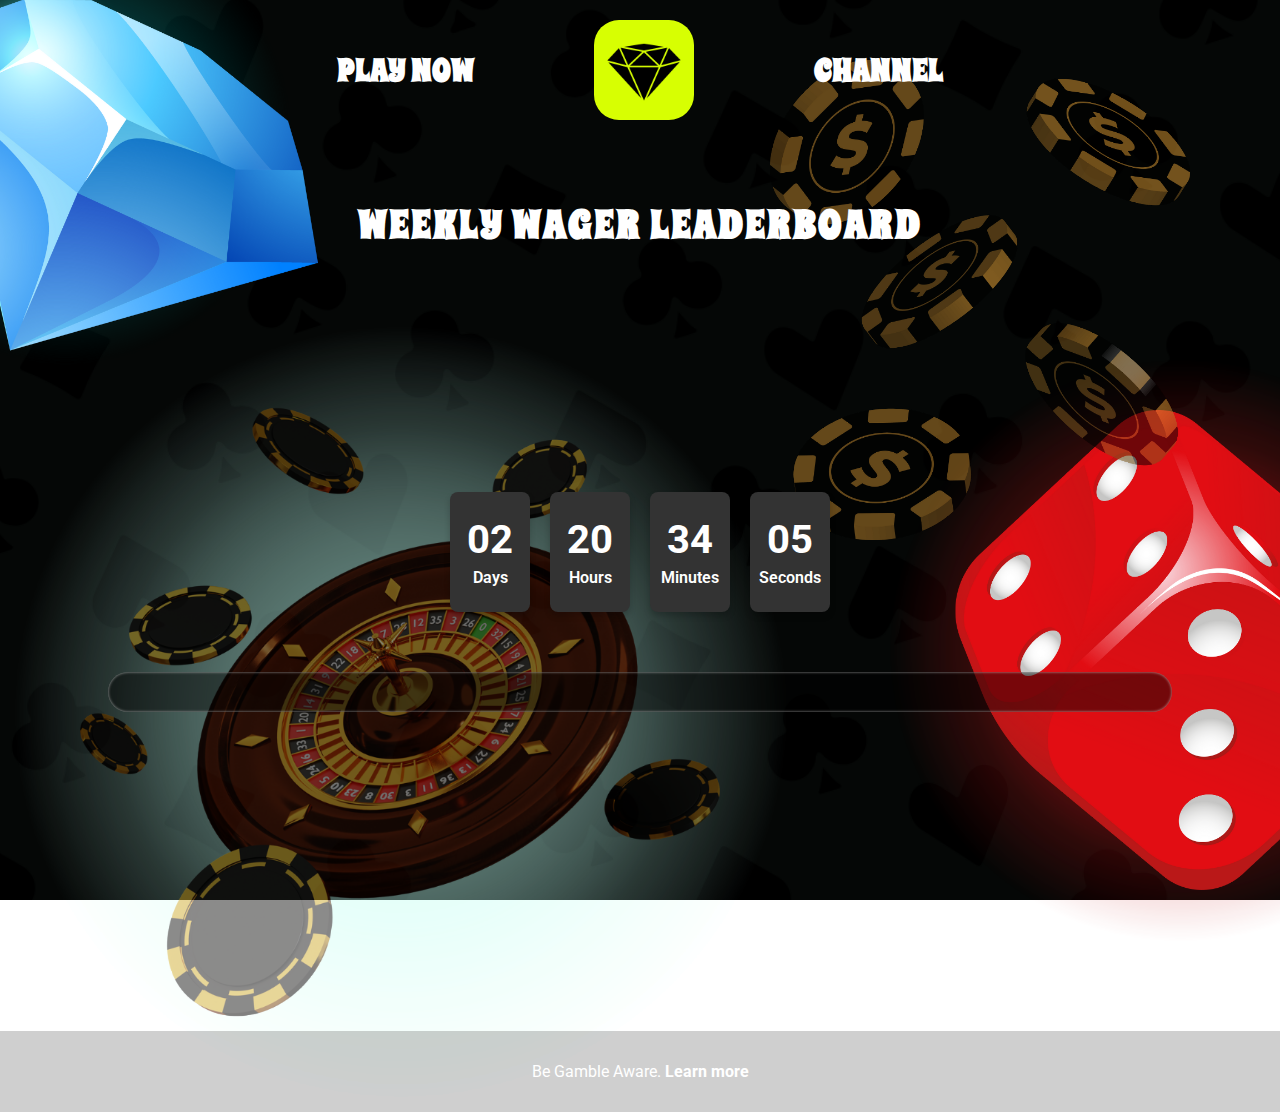
<file: leader/index.html>
<!DOCTYPE html>
<html lang="en">
<head>
    <meta charset="UTF-8">
    <meta name="viewport" content="width=device-width, initial-scale=1.0">
    <meta http-equiv="X-UA-Compatible" content="ie=edge">
    <title>Diamond Rewards</title>

        <!-- Favicon -->
    <link rel="icon" type="image/png" href="images/webLogo.png">
    <!-- Google Fonts -->
    <link href="https://fonts.googleapis.com/css2?family=Roboto:wght@500;700&family=Archivo+Black&display=swap" rel="stylesheet">
    <link href="https://fonts.googleapis.com/css2?family=Spicy+Rice&display=swap" rel="stylesheet">
    <!-- External CSS File -->
    <link rel="stylesheet" href="styles.css">
    <!-- Internal CSS -->
    <style>
        /* Fruit images at the bottom */
        .rollete-left, .goat-right {
            position: absolute;
            bottom: 0;
            width: 10%;
            height: auto;
            z-index: -1;
        }

        .rollete-left {
            left: 0;
            background-image: url('images/rollete.png');
            background-size: contain;
            background-repeat: no-repeat;
            background-position: center;
            opacity: 0.5;
        }

        .goat-right {
            right: 0;
            background-image: url('images/goat.png');
            background-size: contain;
            background-repeat: no-repeat;
            background-position: center;
            opacity: 0.5;
        }
    </style>
</head>
<body>

    <!-- Top Section with links and small image -->
    <div class="top-links">
        <a href="https://www.goated.com/r/VIPS" class="play-now">PLAY NOW</a>
        <img src="images/goated.png" alt="Small Image" class="small-image">
        <a href="https://kick.com/1xdiamond" class="goated-mode">CHANNEL</a>
    </div>

    <!-- Fruit images on the sides -->
    <div class="fruit-left"></div>

    <!-- Headline Section -->
    <header class="header">
        <h1 class="title">WEEKLY WAGER LEADERBOARD</h1>
    </header>

    <div class="fruit-right"></div>

    <!-- Mobile Order -->
    <div class="leaderboard mobile">
        <!-- Dynamic Leaderboard for Mobile (1st, 2nd, 3rd places) -->
        <div class="top-three"  id="top-three-mobile">
            <!-- Dynamic Cards for top 3 players -->
        </div>
    </div>

    <!-- Desktop Order -->
    <div class="leaderboard desktop" >
        <div class="top-three" id="top-three-desktop">
            <!-- Dynamic Cards for top 3 players -->
        </div>
    </div>

    <!-- Countdown Timer Section -->
    <div class="countdown-container">
        <div class="countdown-square">
            <div id="days" class="countdown-value">00</div>
            <div class="countdown-label">Days</div>
        </div>
        <div class="countdown-square">
            <div id="hours" class="countdown-value">00</div>
            <div class="countdown-label">Hours</div>
        </div>
        <div class="countdown-square">
            <div id="minutes" class="countdown-value">00</div>
            <div class="countdown-label">Minutes</div>
        </div>
        <div class="countdown-square">
            <div id="seconds" class="countdown-value">00</div>
            <div class="countdown-label">Seconds</div>
        </div>
    </div>

    <!-- Rest of Leaderboard (Users 4-10) -->
    <div class="leaderboard-container" id="leaderboard-container">
        <!-- Dynamic Rows for 4th to 10th users will be injected here -->
    </div>

    <!-- Fruit images at the bottom -->
    <div>
        <img src="images/rollete.png" class="rollete-left">
        <img src="images/goat.png" class="goat-right">
    </div>

    <!-- Footer -->
    <div class="footer">
        <p>Be Gamble Aware. <a href="https://www.begambleaware.org" target="_blank">Learn more</a></p>
    </div>

    <!-- External JavaScript File -->
    <script src="script.js"></script>
</body>
</html>
</file>
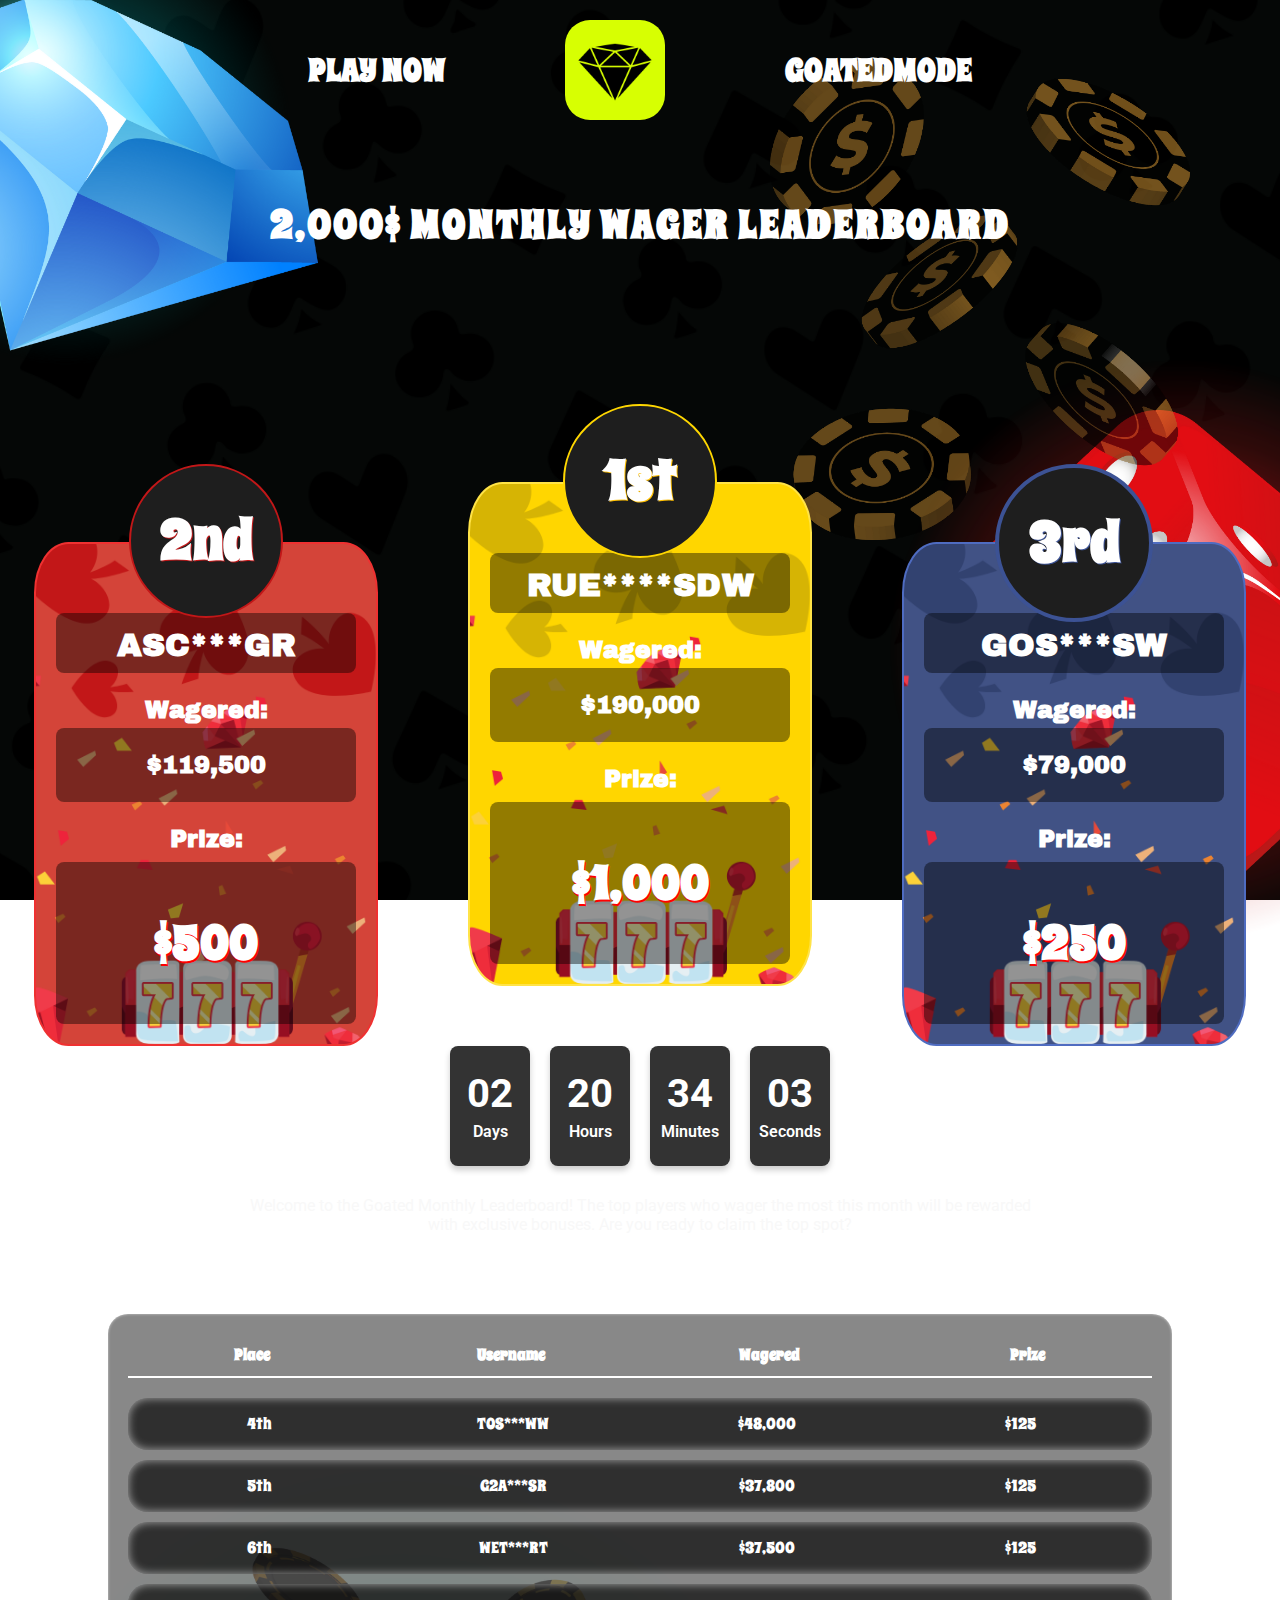
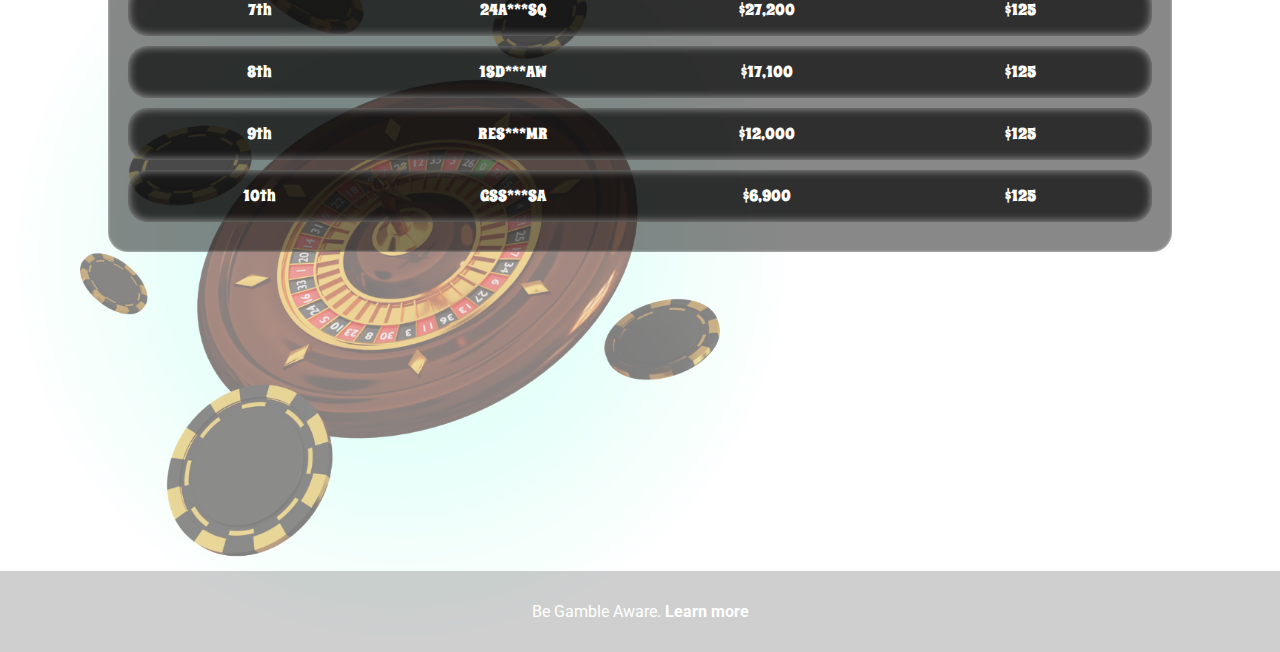
<file: leader/leaderBoard.html>
<!DOCTYPE html>
<html lang="en">
<head>
    <meta charset="UTF-8">
    <meta name="viewport" content="width=device-width, initial-scale=1.0">
    <meta http-equiv="X-UA-Compatible" content="ie=edge">
    <title>Casino Leaderboard</title>
    <!-- Google Fonts -->
    <link href="https://fonts.googleapis.com/css2?family=Roboto:wght@500;700&family=Archivo+Black&display=swap" rel="stylesheet">
    <link href="https://fonts.googleapis.com/css2?family=Spicy+Rice&display=swap" rel="stylesheet">
    <!-- External CSS File -->
    <link rel="stylesheet" href="styles.css">
    <!-- Internal CSS -->
    <style>
        /* Fruit images at the bottom */
        .rollete-left, .goat-right {
            position: absolute;
            bottom: 0; /* Position them at the bottom of the page */
            width: 10%; /* Control the size of the images */
            height: auto;
            z-index: -1; /* Ensure images stay behind content */
        }

        .rollete-left {
            left: 0; /* Align to the left of the screen */
            background-image: url('images/rollete.png'); /* Image URL for the left side */
            background-size: contain; /* Ensure the image scales properly */
            background-repeat: no-repeat;
            background-position: center;
            opacity: 0.5; /* Add transparency for visual effect */
        }

        .goat-right {
            right: 0; /* Align to the right of the screen */
            background-image: url('images/goat.png'); /* Image URL for the right side */
            background-size: contain; /* Ensure the image scales properly */
            background-repeat: no-repeat;
            background-position: center;
            opacity: 0.5; /* Add transparency for visual effect */
        }
    </style>
</head>
<body>

    <!-- Top Section with links and small image -->
    <div class="top-links">
        <a href="https://www.goated.com/r/VIPS" class="play-now">PLAY NOW</a>
        <img src="images/goated.png" alt="Small Image" class="small-image">
        <a href="https://kick.com/goatedmode" class="goated-mode">GoatedMode</a>
    </div>

    <!-- Fruit images on the sides -->
    <div class="fruit-left"></div>

    <!-- Headline Section -->
    <header class="header">
        <h1 class="title">2,000$ MONTHLY WAGER LEADERBOARD</h1>
    </header>

    <div class="fruit-right"></div>

   <!-- Top 3 Cards Section -->
   <div class="leaderboard">
    <div class="top-three">
        <!-- 2nd Place Card -->
        <div class="card second">
            <div class="grade-badge">2nd</div>
            <div class="text-container">
                <h3 class="username">ASC***GR</h3>
            </div>
            <p class="wagered-label">Wagered:</p>
            <div class="text-container">
                <p class="wager-value" id="wager2">$119,500</p>
            </div>
            <p class="bonus-label">Prize:</p>
            <div class="text-container">
                <p class="bonus" id="bonus2">$500</p>
            </div>
        </div>

        <!-- 1st Place Card -->
        <div class="card first">
            <div class="grade-badge">1st</div>
            <div class="text-container">
                <h3 class="username">RUE****SDW</h3>
            </div>
            <p class="wagered-label">Wagered:</p>
            <div class="text-container">
                <p class="wager-value" id="wager1">$190,000</p>
            </div>
            <p class="bonus-label">Prize:</p>
            <div class="text-container">
                <p class="bonus" id="bonus1">$1,000</p>
            </div>
        </div>

        <!-- 3rd Place Card -->
        <div class="card third">
            <div class="grade-badge">3rd</div>
            <div class="text-container">
                <h3 class="username">GOS***SW</h3>
            </div>
            <p class="wagered-label">Wagered:</p>
            <div class="text-container">
                <p class="wager-value" id="wager3">$79,000</p>
            </div>
            <p class="bonus-label">Prize:</p>
            <div class="text-container">
                <p class="bonus" id="bonus3">$250</p>
            </div>
        </div>
    </div>
</div>

    <!-- Countdown Timer Section -->
    <div class="countdown-container">
        <div class="countdown-square">
            <div id="days" class="countdown-value">00</div>
            <div class="countdown-label">Days</div>
        </div>
        <div class="countdown-square">
            <div id="hours" class="countdown-value">00</div>
            <div class="countdown-label">Hours</div>
        </div>
        <div class="countdown-square">
            <div id="minutes" class="countdown-value">00</div>
            <div class="countdown-label">Minutes</div>
        </div>
        <div class="countdown-square">
            <div id="seconds" class="countdown-value">00</div>
            <div class="countdown-label">Seconds</div>
        </div>
    </div>

    <!-- Description Section -->
    <div class="description">
        <p>Welcome to the Goated Monthly Leaderboard! The top players who wager the most this month will be rewarded with exclusive bonuses. Are you ready to claim the top spot?</p>
    </div>

    <!-- Rest of Leaderboard (Users 4-10) -->
    <div class="leaderboard-container">
        <!-- Title Row -->
        <div class="title-row">
            <div class="title-cell">Place</div>
            <div class="title-cell">Username</div>
            <div class="title-cell">Wagered</div>
            <div class="title-cell">Prize</div>
        </div>

        <!-- User 4 -->
        <div class="user-row">
            <div class="user-place">4th</div>
            <div class="user-username">TOS***WW</div>
            <div class="user-wagered">$48,000</div>
            <div class="user-prize">$125</div>
        </div>

        <!-- User 5 -->
        <div class="user-row">
            <div class="user-place">5th</div>
            <div class="user-username">G2A***SR</div>
            <div class="user-wagered">$37,800</div>
            <div class="user-prize">$125</div>
        </div>

        <!-- User 6 -->
        <div class="user-row">
            <div class="user-place">6th</div>
            <div class="user-username">WET***RT</div>
            <div class="user-wagered">$37,500</div>
            <div class="user-prize">$125</div>
        </div>

        <!-- User 7 -->
        <div class="user-row">
            <div class="user-place">7th</div>
            <div class="user-username">24A***SQ</div>
            <div class="user-wagered">$27,200</div>
            <div class="user-prize">$125</div>
        </div>

        <!-- User 8 -->
        <div class="user-row">
            <div class="user-place">8th</div>
            <div class="user-username">1SD***AW</div>
            <div class="user-wagered">$17,100</div>
            <div class="user-prize">$125</div>
        </div>

        <!-- User 9 -->
        <div class="user-row">
            <div class="user-place">9th</div>
            <div class="user-username">RES***MR</div>
            <div class="user-wagered">$12,000</div>
            <div class="user-prize">$125</div>
        </div>

        <!-- User 10 -->
        <div class="user-row">
            <div class="user-place">10th</div>
            <div class="user-username">GSS***SA</div>
            <div class="user-wagered">$6,900</div>
            <div class="user-prize">$125</div>
        </div>
    </div>

    <!-- Fruit images at the bottom -->
    <div >
        <img src="images/rollete.png" class="rollete-left">

        <img src="images/goat.png" class="goat-right">
    </div>


    <div class="footer">
        <p>Be Gamble Aware. <a href="https://www.begambleaware.org" target="_blank">Learn more</a></p>
    </div>


    <!-- External JavaScript File -->
    <script src="script.js"></script>
</body>
</html>
</file>
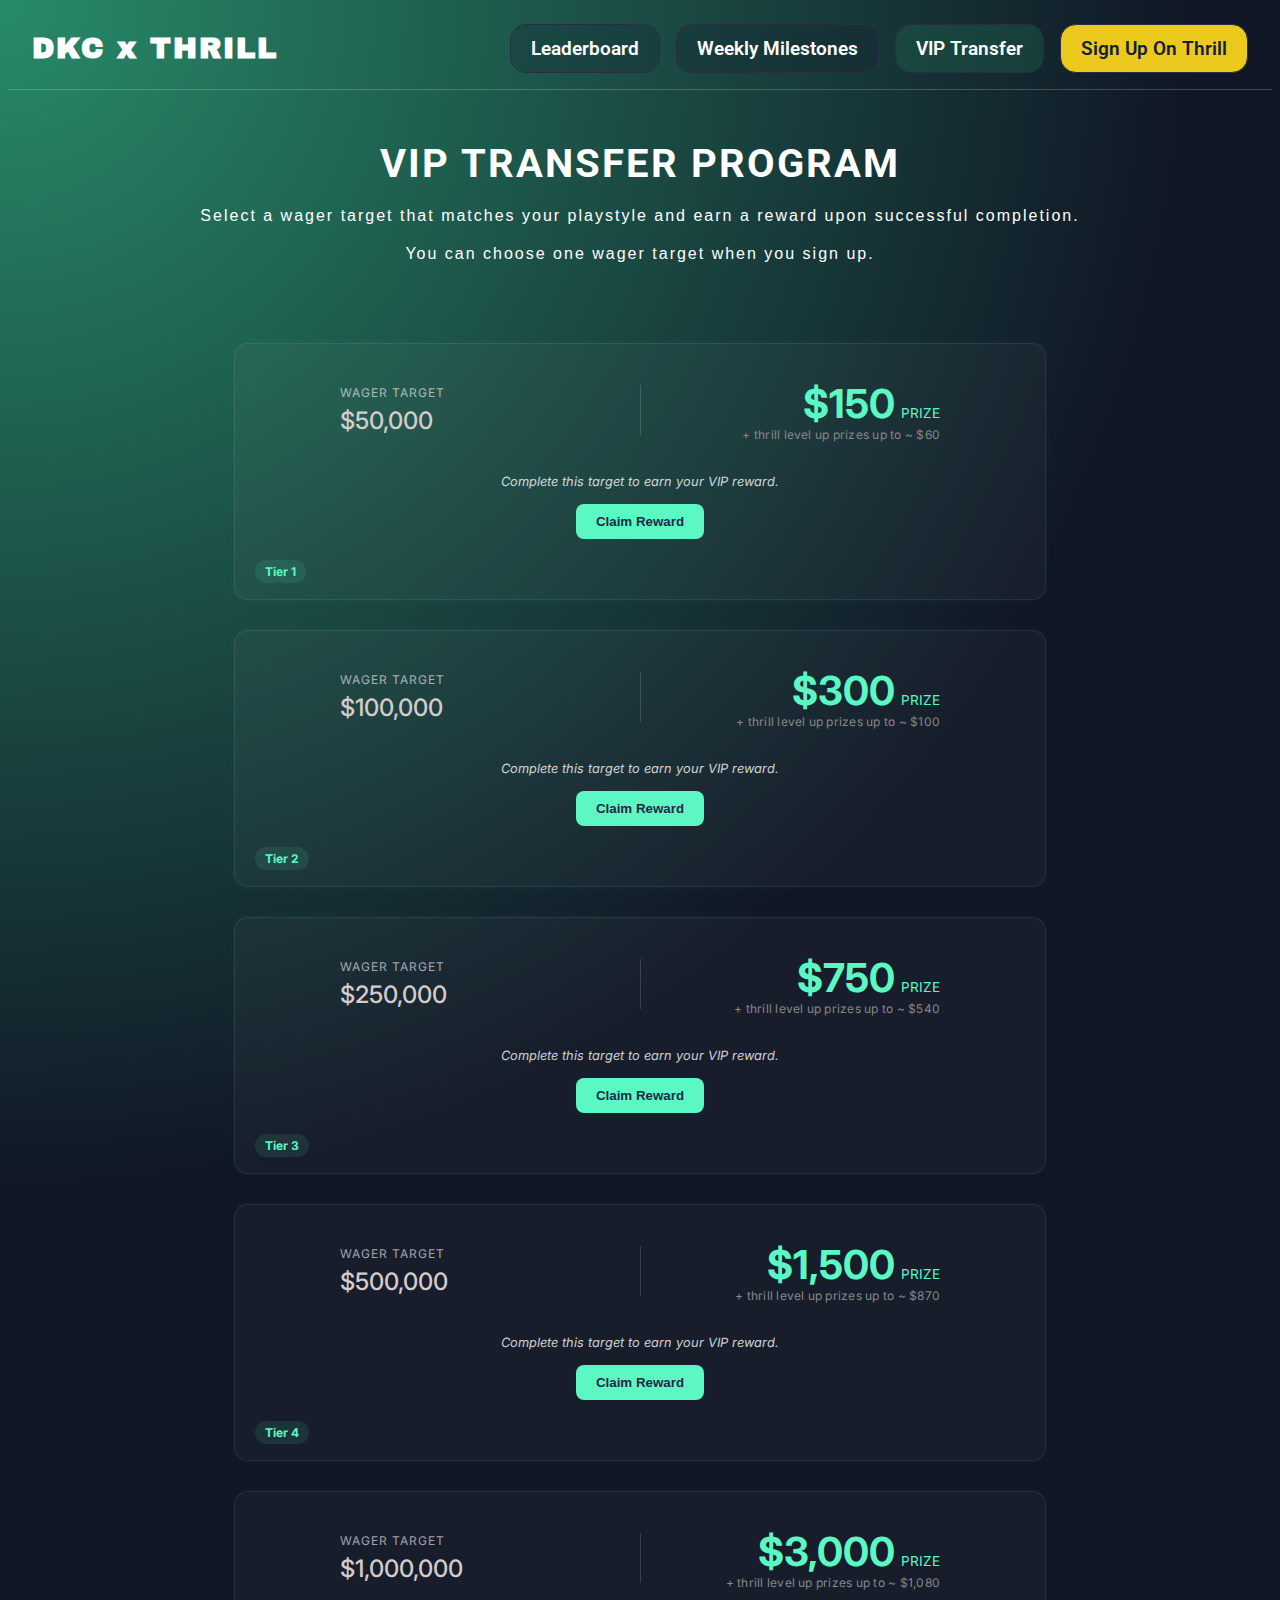
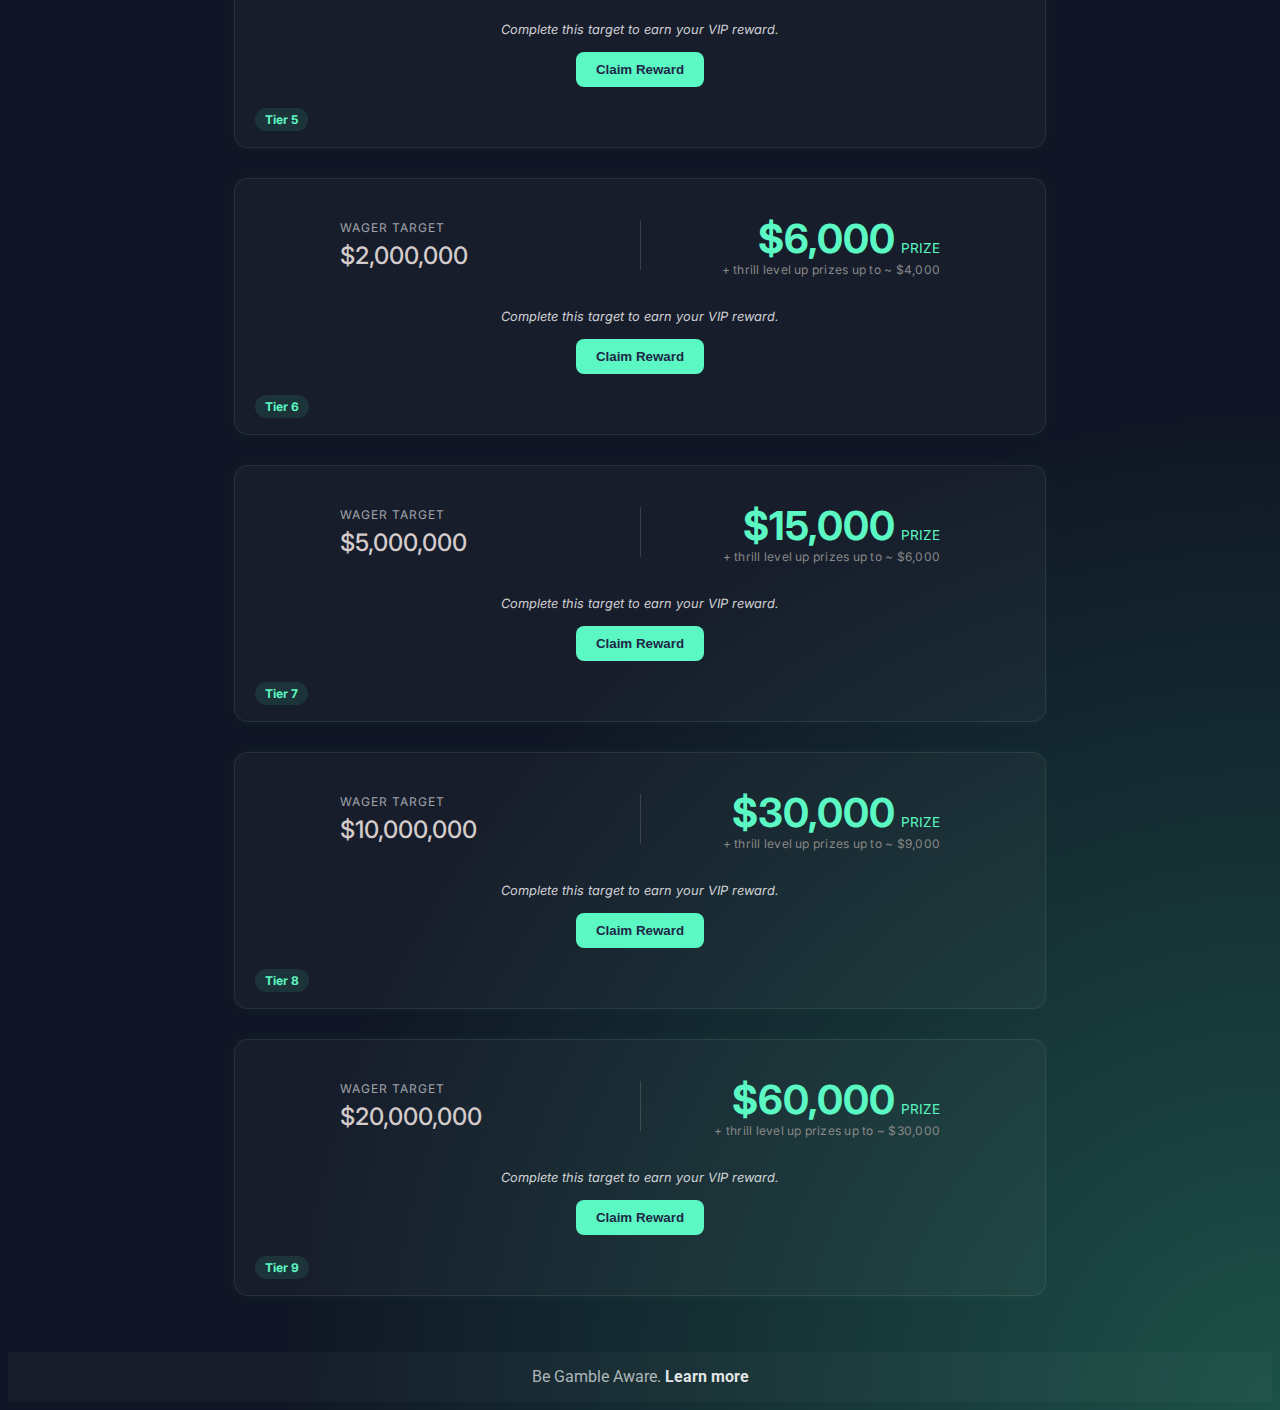
<file: leader/milestones.html>
<!DOCTYPE html>
<html lang="en">
<head>
    <meta charset="UTF-8">
    <meta name="viewport" content="width=device-width, initial-scale=1.0">
    <meta http-equiv="X-UA-Compatible" content="ie=edge">
    <title>DKC Rewards</title>

        <!-- Favicon -->
    <link rel="icon" type="image/png" href="images/webLogo.png">
    <!-- Google Fonts -->
    <link href="https://fonts.googleapis.com/css2?family=Roboto:wght@500;700&family=Archivo+Black&display=swap" rel="stylesheet">
    <link href="https://fonts.googleapis.com/css2?family=Spicy+Rice&display=swap" rel="stylesheet">
    <link href="https://fonts.googleapis.com/css2?family=Inter:wght@300;400;600&display=swap" rel="stylesheet">
    <link href="https://fonts.googleapis.com/css2?family=Outfit:wght@400;600;700;900&display=swap" rel="stylesheet">

    <!-- External CSS File -->
    <link rel="stylesheet" href="milestone-styles.css">


</head>
<body>

    <div class="top-links">
        <div class="left-title">DKC x THRILL</div>
      
        <!-- Hamburger Button (visible on mobile only) -->
        <div class="hamburger" onclick="toggleMenu()">☰</div>
      
        <!-- Mobile Menu (Toggle display on mobile only) -->
        <div class="right-buttons" id="mobileMenu">
          <a href="index.html" class="leaderboardBtn btn">Leaderboard</a>
          <a href="weekly.html" class="weeklyBtn btn">Weekly Milestones</a>
          <a href="milestones.html" class="milestoneBtn btn">VIP Transfer</a>
          <a href="https://thrill.com/?r=DKS" class="btn signup">Sign Up On Thrill</a>
        </div>
      </div>
    <!-- Headline Section -->
    <header class="header">
        <h1 class="title">VIP TRANSFER PROGRAM</h1>
    </header>
        <!-- Headline Section -->
    <div class="header2">
        <div >Select a wager target that matches your playstyle and earn a reward upon successful completion.</div>
    </div>
    <div class="header2">
        <div>You can choose <strong>one</strong> wager target when you sign up.</div>
    </div>
    <div class="vip-milestones-container">
        <div class="milestone-card">
          <div class="milestone-row split-layout">
            <div class="milestone-info left-info">
              <span class="target-label">Wager Target</span>
              <div class="target-value">$50,000</div>
            </div>
      
            <div class="separator-line"></div>
      
            <div class="milestone-info right-info">
              <div class="prize-value">
                $150 <span class="prize-label-inline">Prize</span>
              </div>
              <div class="thrill-prizes-estimate" >
                + thrill level up prizes up to ~ $60
              </div>
            </div>
          </div>
          <p class="milestone-description">Complete this target to earn your VIP reward.</p>
          <button class="claim-btn">Claim Reward</button>
          <div class="milestone-tier">Tier 1</div>
        </div>
      
        <div class="milestone-card">
          <div class="milestone-row split-layout">
            <div class="milestone-info left-info">
              <span class="target-label">Wager Target</span>
              <div class="target-value">$100,000</div>
            </div>
      
            <div class="separator-line"></div>
      
            <div class="milestone-info right-info">
              <div class="prize-value">
                $300 <span class="prize-label-inline">Prize</span>
              </div>
              <div class="thrill-prizes-estimate" >
                + thrill level up prizes up to ~ $100
              </div>
            </div>
          </div>
          <p class="milestone-description">Complete this target to earn your VIP reward.</p>
          <button class="claim-btn">Claim Reward</button>
          <div class="milestone-tier">Tier 2</div>
        </div>
      
        <div class="milestone-card">
          <div class="milestone-row split-layout">
            <div class="milestone-info left-info">
              <span class="target-label">Wager Target</span>
              <div class="target-value">$250,000</div>
            </div>
      
            <div class="separator-line"></div>
      
            <div class="milestone-info right-info">
              <div class="prize-value">
                $750 <span class="prize-label-inline">Prize</span>
              </div>
              <div class="thrill-prizes-estimate" >
                + thrill level up prizes up to ~ $540
              </div>
            </div>
          </div>
          <p class="milestone-description">Complete this target to earn your VIP reward.</p>
          <button class="claim-btn">Claim Reward</button>
          <div class="milestone-tier">Tier 3</div>
        </div>
      
        <div class="milestone-card">
          <div class="milestone-row split-layout">
            <div class="milestone-info left-info">
              <span class="target-label">Wager Target</span>
              <div class="target-value">$500,000</div>
            </div>
      
            <div class="separator-line"></div>
      
            <div class="milestone-info right-info">
              <div class="prize-value">
                $1,500 <span class="prize-label-inline">Prize</span>
              </div>
              <div class="thrill-prizes-estimate" >
                + thrill level up prizes up to ~ $870
              </div>
            </div>
          </div>
          <p class="milestone-description">Complete this target to earn your VIP reward.</p>
          <button class="claim-btn">Claim Reward</button>
          <div class="milestone-tier">Tier 4</div>
        </div>
      
        <div class="milestone-card">
          <div class="milestone-row split-layout">
            <div class="milestone-info left-info">
              <span class="target-label">Wager Target</span>
              <div class="target-value">$1,000,000</div>
            </div>
      
            <div class="separator-line"></div>
      
            <div class="milestone-info right-info">
              <div class="prize-value">
                $3,000 <span class="prize-label-inline">Prize</span>
              </div>
              <div class="thrill-prizes-estimate" >
                + thrill level up prizes up to ~ $1,080
              </div>
            </div>
          </div>
          <p class="milestone-description">Complete this target to earn your VIP reward.</p>
          <button class="claim-btn">Claim Reward</button>
          <div class="milestone-tier">Tier 5</div>
        </div>
      
        <div class="milestone-card">
          <div class="milestone-row split-layout">
            <div class="milestone-info left-info">
              <span class="target-label">Wager Target</span>
              <div class="target-value">$2,000,000</div>
            </div>
      
            <div class="separator-line"></div>
      
            <div class="milestone-info right-info">
              <div class="prize-value">
                $6,000 <span class="prize-label-inline">Prize</span>
              </div>
              <div class="thrill-prizes-estimate" >
                + thrill level up prizes up to ~ $4,000
              </div>
            </div>
          </div>
          <p class="milestone-description">Complete this target to earn your VIP reward.</p>
          <button class="claim-btn">Claim Reward</button>
          <div class="milestone-tier">Tier 6</div>
        </div>
      
        <div class="milestone-card">
          <div class="milestone-row split-layout">
            <div class="milestone-info left-info">
              <span class="target-label">Wager Target</span>
              <div class="target-value">$5,000,000</div>
            </div>
      
            <div class="separator-line"></div>
      
            <div class="milestone-info right-info">
              <div class="prize-value">
                $15,000 <span class="prize-label-inline">Prize</span>
              </div>
              <div class="thrill-prizes-estimate" >
                + thrill level up prizes up to ~ $6,000
              </div>
            </div>
          </div>
          <p class="milestone-description">Complete this target to earn your VIP reward.</p>
          <button class="claim-btn">Claim Reward</button>
          <div class="milestone-tier">Tier 7</div>
        </div>
      
        <div class="milestone-card">
          <div class="milestone-row split-layout">
            <div class="milestone-info left-info">
              <span class="target-label">Wager Target</span>
              <div class="target-value">$10,000,000</div>
            </div>
      
            <div class="separator-line"></div>
      
            <div class="milestone-info right-info">
              <div class="prize-value">
                $30,000 <span class="prize-label-inline">Prize</span>
              </div>
              <div class="thrill-prizes-estimate" >
                + thrill level up prizes up to ~ $9,000
              </div>
            </div>
          </div>
          <p class="milestone-description">Complete this target to earn your VIP reward.</p>
          <button class="claim-btn">Claim Reward</button>
          <div class="milestone-tier">Tier 8</div>
        </div>
      
        <div class="milestone-card">
          <div class="milestone-row split-layout">
            <div class="milestone-info left-info">
              <span class="target-label">Wager Target</span>
              <div class="target-value">$20,000,000</div>
            </div>
      
            <div class="separator-line"></div>
      
            <div class="milestone-info right-info">
              <div class="prize-value">
                $60,000 <span class="prize-label-inline">Prize</span>
              </div>
              <div class="thrill-prizes-estimate" >
                + thrill level up prizes up to ~ $30,000
              </div>
            </div>
          </div>
          <p class="milestone-description">Complete this target to earn your VIP reward.</p>
          <button class="claim-btn">Claim Reward</button>
          <div class="milestone-tier">Tier 9</div>
        </div>
      </div>
      
<!-- Claim Modal -->
<div id="claimModal" class="custom-modal">
    <div class="modal-content">
        <span class="close-btn">&times;</span>
        <h2>Claim Your Reward</h2>
        <p>To claim your VIP milestone reward, please contact our vip affiliate host on Telegram.</p>
        <p>Include  the following information in your message:</p>
        <ul>
            <li>Your Thrill Username</li>
            <li>The Milestone or The Vip Transfer you claiming.</li>
        </ul>
        <div style="text-align: center; margin-top: 20px;">
            <a href="https://t.me/OPMDiamond" target="_blank" class="discord-btn">Contact Agent</a>
        </div>
    </div>
  </div>
  

<script>
    document.querySelectorAll('.claim-btn').forEach(btn => {
        btn.addEventListener('click', () => {
            document.getElementById('claimModal').style.display = 'flex';
        });
    });
    
    document.querySelector('.close-btn').addEventListener('click', () => {
        document.getElementById('claimModal').style.display = 'none';
    });
    
    window.addEventListener('click', (e) => {
        const modal = document.getElementById('claimModal');
        if (e.target === modal) {
            modal.style.display = 'none';
        }
    });
    </script>

<script>
    function toggleMenu() {
      const menu = document.getElementById("mobileMenu");
      menu.classList.toggle("show");
    }
  
    // Close menu if user clicks outside or on the ✕ icon
    document.addEventListener("click", function (e) {
      const menu = document.getElementById("mobileMenu");
  
      if (e.target.textContent === "✕" || (e.target === menu && menu.classList.contains("show"))) {
        menu.classList.remove("show");
      }
    });
  
    // ✅ Automatically close the mobile menu when any menu link is clicked
    document.querySelectorAll("#mobileMenu a").forEach(link => {
      link.addEventListener("click", () => {
        const menu = document.getElementById("mobileMenu");
        menu.classList.remove("show");
      });
    });
  </script>
  
      <!-- Footer -->
  <div class="footer">
    <p>Be Gamble Aware. <a href="https://www.begambleaware.org" target="_blank">Learn more</a></p>
</div>


</body>
</html>
</file>
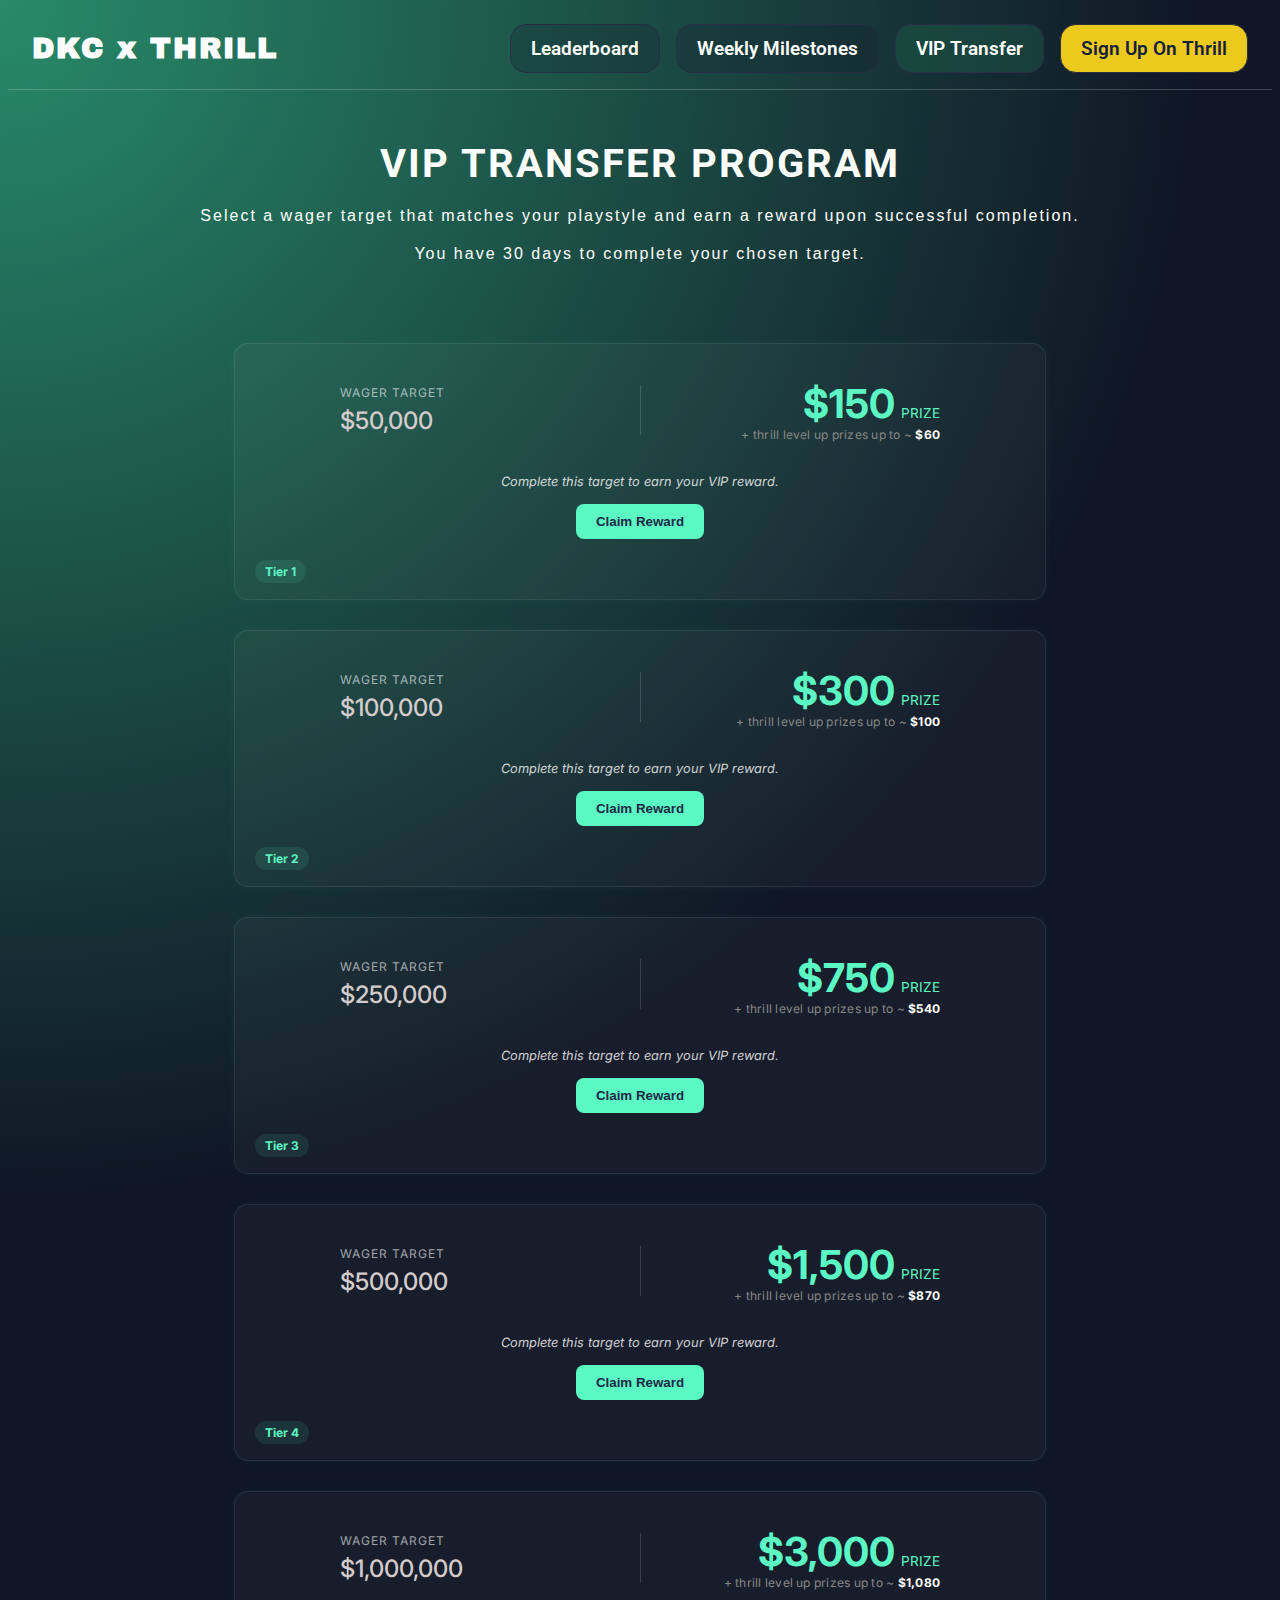
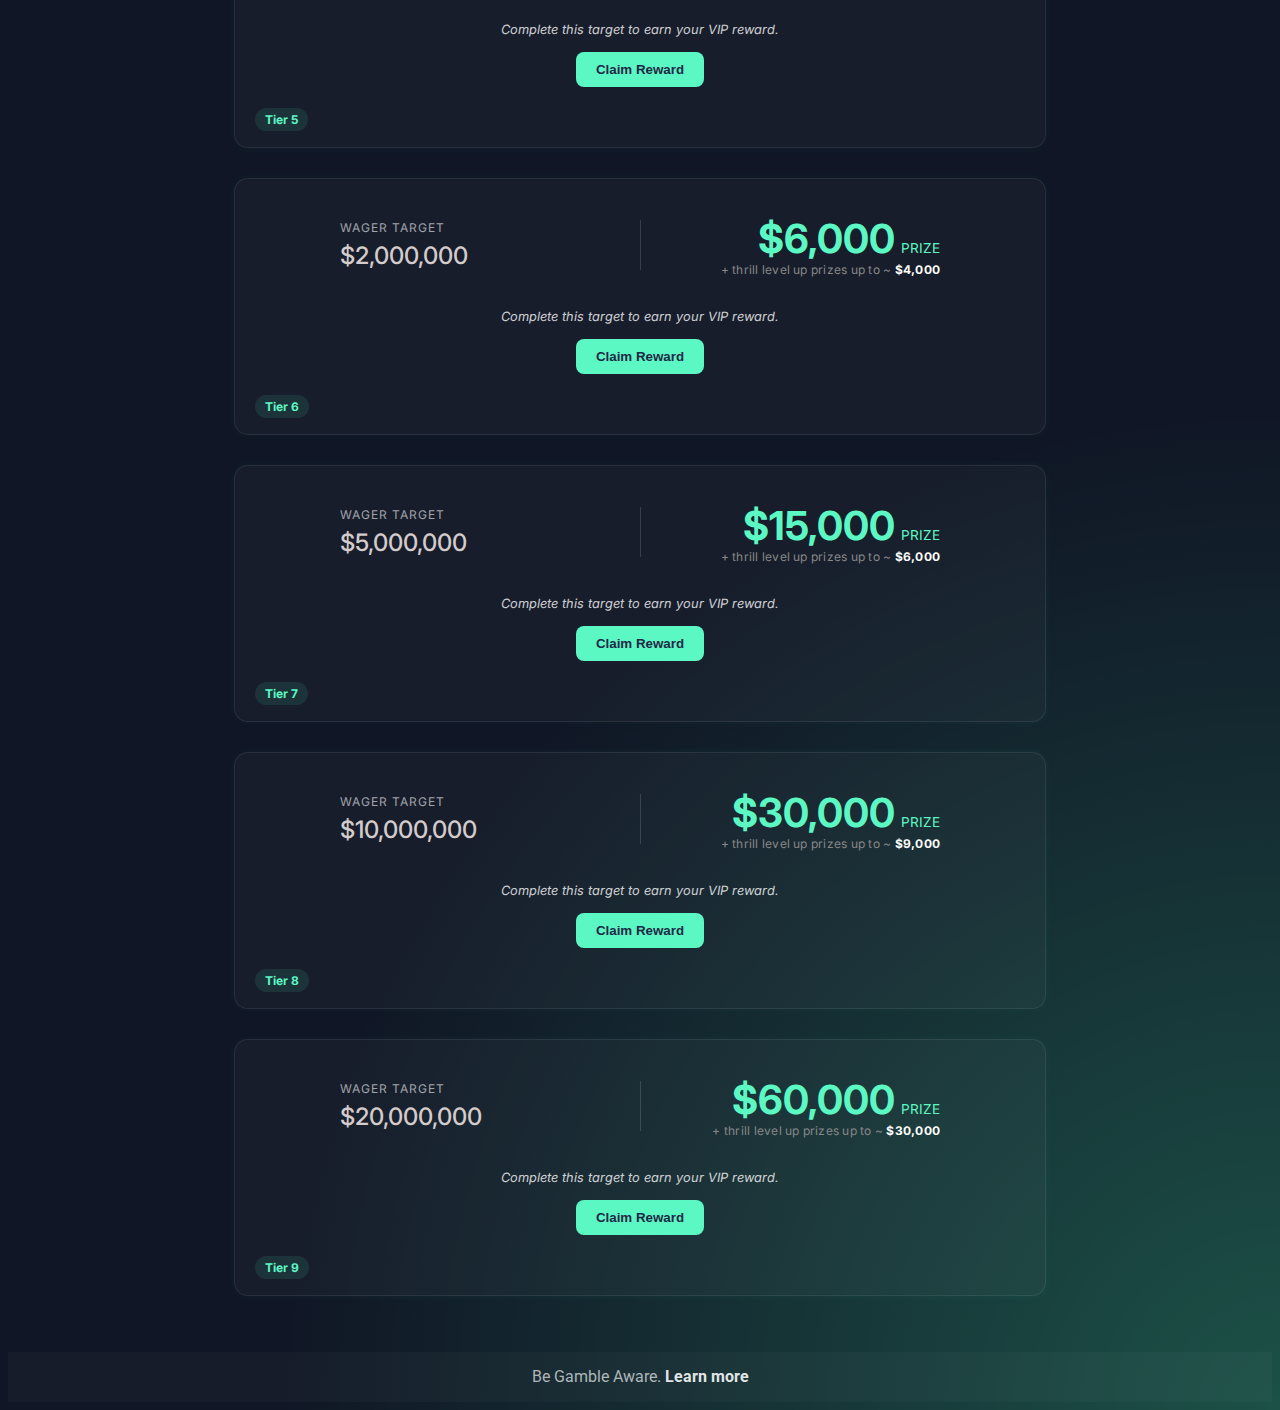
<file: leader/vip-transfer.html>
<!DOCTYPE html>
<html lang="en">
<head>
    <meta charset="UTF-8">
    <meta name="viewport" content="width=device-width, initial-scale=1.0">
    <meta http-equiv="X-UA-Compatible" content="ie=edge">
    <title>DKC Rewards</title>

        <!-- Favicon -->
    <link rel="icon" type="image/png" href="images/webLogo.png">
    <!-- Google Fonts -->
    <link href="https://fonts.googleapis.com/css2?family=Roboto:wght@500;700&family=Archivo+Black&display=swap" rel="stylesheet">
    <link href="https://fonts.googleapis.com/css2?family=Spicy+Rice&display=swap" rel="stylesheet">
    <link href="https://fonts.googleapis.com/css2?family=Inter:wght@300;400;600&display=swap" rel="stylesheet">
    <link href="https://fonts.googleapis.com/css2?family=Outfit:wght@400;600;700;900&display=swap" rel="stylesheet">

    <!-- External CSS File -->
    <link rel="stylesheet" href="milestone-styles.css">


</head>
<body>

    <div class="top-links">
        <div class="left-title">DKC x THRILL</div>
      
        <!-- Hamburger Button (visible on mobile only) -->
        <div class="hamburger" onclick="toggleMenu()">☰</div>
      
        <!-- Mobile Menu (Toggle display on mobile only) -->
        <div class="right-buttons" id="mobileMenu">
          <a href="index.html" class="leaderboardBtn btn">Leaderboard</a>
          <a href="weekly.html" class="weeklyBtn btn">Weekly Milestones</a>
          <a href="vip-transfer.html" class="milestoneBtn btn">VIP Transfer</a>
          <a href="https://thrill.com/?r=DKS" class="btn signup">Sign Up On Thrill</a>
        </div>
      </div>
    <!-- Headline Section -->
    <header class="header">
        <h1 class="title">VIP TRANSFER PROGRAM</h1>
    </header>
        <!-- Headline Section -->
    <div class="header2">
        <div >Select a wager target that matches your playstyle and earn a reward upon successful completion.</div>
    </div>

    <div class="header2 header3">
        <div>You have <strong>30</strong> days to complete your chosen target.</div>
    </div>
    <div class="vip-milestones-container">
        <div class="milestone-card">
          <div class="milestone-row split-layout">
            <div class="milestone-info left-info">
              <span class="target-label">Wager Target</span>
              <div class="target-value">$50,000</div>
            </div>
      
            <div class="separator-line"></div>
      
            <div class="milestone-info right-info">
              <div class="prize-value">
                $150 <span class="prize-label-inline">Prize</span>
              </div>
              <div class="thrill-prizes-estimate" >
                + thrill level up prizes up to ~ <strong  style="color: #ffffff;">$60</strong> 
              </div>
            </div>
          </div>
          <p class="milestone-description">Complete this target to earn your VIP reward.</p>
          <button class="claim-btn">Claim Reward</button>
          <div class="milestone-tier">Tier 1</div>
        </div>
      
        <div class="milestone-card">
          <div class="milestone-row split-layout">
            <div class="milestone-info left-info">
              <span class="target-label">Wager Target</span>
              <div class="target-value">$100,000</div>
            </div>
      
            <div class="separator-line"></div>
      
            <div class="milestone-info right-info">
              <div class="prize-value">
                $300 <span class="prize-label-inline">Prize</span>
              </div>
              <div class="thrill-prizes-estimate" >
                + thrill level up prizes up to ~ <strong  style="color: #ffffff;">$100</strong> 
              </div>
            </div>
          </div>
          <p class="milestone-description">Complete this target to earn your VIP reward.</p>
          <button class="claim-btn">Claim Reward</button>
          <div class="milestone-tier">Tier 2</div>
        </div>
      
        <div class="milestone-card">
          <div class="milestone-row split-layout">
            <div class="milestone-info left-info">
              <span class="target-label">Wager Target</span>
              <div class="target-value">$250,000</div>
            </div>
      
            <div class="separator-line"></div>
      
            <div class="milestone-info right-info">
              <div class="prize-value">
                $750 <span class="prize-label-inline">Prize</span>
              </div>
              <div class="thrill-prizes-estimate" >
                + thrill level up prizes up to ~ <strong  style="color: #ffffff;">$540</strong> 
              </div>
            </div>
          </div>
          <p class="milestone-description">Complete this target to earn your VIP reward.</p>
          <button class="claim-btn">Claim Reward</button>
          <div class="milestone-tier">Tier 3</div>
        </div>
      
        <div class="milestone-card">
          <div class="milestone-row split-layout">
            <div class="milestone-info left-info">
              <span class="target-label">Wager Target</span>
              <div class="target-value">$500,000</div>
            </div>
      
            <div class="separator-line"></div>
      
            <div class="milestone-info right-info">
              <div class="prize-value">
                $1,500 <span class="prize-label-inline">Prize</span>
              </div>
              <div class="thrill-prizes-estimate" >
                + thrill level up prizes up to ~ <strong  style="color: #ffffff;">$870</strong> 
              </div>
            </div>
          </div>
          <p class="milestone-description">Complete this target to earn your VIP reward.</p>
          <button class="claim-btn">Claim Reward</button>
          <div class="milestone-tier">Tier 4</div>
        </div>
      
        <div class="milestone-card">
          <div class="milestone-row split-layout">
            <div class="milestone-info left-info">
              <span class="target-label">Wager Target</span>
              <div class="target-value">$1,000,000</div>
            </div>
      
            <div class="separator-line"></div>
      
            <div class="milestone-info right-info">
              <div class="prize-value">
                $3,000 <span class="prize-label-inline">Prize</span>
              </div>
              <div class="thrill-prizes-estimate" >
                + thrill level up prizes up to ~ <strong  style="color: #ffffff;">$1,080</strong> 
              </div>
            </div>
          </div>
          <p class="milestone-description">Complete this target to earn your VIP reward.</p>
          <button class="claim-btn">Claim Reward</button>
          <div class="milestone-tier">Tier 5</div>
        </div>
      
        <div class="milestone-card">
          <div class="milestone-row split-layout">
            <div class="milestone-info left-info">
              <span class="target-label">Wager Target</span>
              <div class="target-value">$2,000,000</div>
            </div>
      
            <div class="separator-line"></div>
      
            <div class="milestone-info right-info">
              <div class="prize-value">
                $6,000 <span class="prize-label-inline">Prize</span>
              </div>
              <div class="thrill-prizes-estimate" >
                + thrill level up prizes up to ~ <strong  style="color: #ffffff;">$4,000</strong> 
              </div>
            </div>
          </div>
          <p class="milestone-description">Complete this target to earn your VIP reward.</p>
          <button class="claim-btn">Claim Reward</button>
          <div class="milestone-tier">Tier 6</div>
        </div>
      
        <div class="milestone-card">
          <div class="milestone-row split-layout">
            <div class="milestone-info left-info">
              <span class="target-label">Wager Target</span>
              <div class="target-value">$5,000,000</div>
            </div>
      
            <div class="separator-line"></div>
      
            <div class="milestone-info right-info">
              <div class="prize-value">
                $15,000 <span class="prize-label-inline">Prize</span>
              </div>
              <div class="thrill-prizes-estimate" >
                + thrill level up prizes up to ~ <strong  style="color: #ffffff;">$6,000</strong> 
              </div>
            </div>
          </div>
          <p class="milestone-description">Complete this target to earn your VIP reward.</p>
          <button class="claim-btn">Claim Reward</button>
          <div class="milestone-tier">Tier 7</div>
        </div>
      
        <div class="milestone-card">
          <div class="milestone-row split-layout">
            <div class="milestone-info left-info">
              <span class="target-label">Wager Target</span>
              <div class="target-value">$10,000,000</div>
            </div>
      
            <div class="separator-line"></div>
      
            <div class="milestone-info right-info">
              <div class="prize-value">
                $30,000 <span class="prize-label-inline">Prize</span>
              </div>
              <div class="thrill-prizes-estimate" >
                + thrill level up prizes up to ~ <strong  style="color: #ffffff;">$9,000</strong> 
              </div>
            </div>
          </div>
          <p class="milestone-description">Complete this target to earn your VIP reward.</p>
          <button class="claim-btn">Claim Reward</button>
          <div class="milestone-tier">Tier 8</div>
        </div>
      
        <div class="milestone-card">
          <div class="milestone-row split-layout">
            <div class="milestone-info left-info">
              <span class="target-label">Wager Target</span>
              <div class="target-value">$20,000,000</div>
            </div>
      
            <div class="separator-line"></div>
      
            <div class="milestone-info right-info">
              <div class="prize-value">
                $60,000 <span class="prize-label-inline">Prize</span>
              </div>
              <div class="thrill-prizes-estimate" >
                + thrill level up prizes up to ~ <strong  style="color: #ffffff;">$30,000</strong> 
              </div>
            </div>
          </div>
          <p class="milestone-description">Complete this target to earn your VIP reward.</p>
          <button class="claim-btn">Claim Reward</button>
          <div class="milestone-tier">Tier 9</div>
        </div>
      </div>
      
<!-- Claim Modal -->
<div id="claimModal" class="custom-modal">
    <div class="modal-content">
        <span class="close-btn">&times;</span>
        <h2>Claim Your Reward</h2>
        <p>To claim your VIP milestone reward, please contact our vip affiliate host on Telegram.</p>
        <p>Include  the following information in your message:</p>
        <ul>
            <li>Your Thrill Username</li>
            <li>The Milestone or The Vip Transfer you claiming.</li>
        </ul>
        <div style="text-align: center; margin-top: 20px;">
            <a href="https://t.me/OPMDiamond" target="_blank" class="discord-btn">Contact Agent</a>
        </div>
    </div>
  </div>
  

<script>
    document.querySelectorAll('.claim-btn').forEach(btn => {
        btn.addEventListener('click', () => {
            document.getElementById('claimModal').style.display = 'flex';
        });
    });
    
    document.querySelector('.close-btn').addEventListener('click', () => {
        document.getElementById('claimModal').style.display = 'none';
    });
    
    window.addEventListener('click', (e) => {
        const modal = document.getElementById('claimModal');
        if (e.target === modal) {
            modal.style.display = 'none';
        }
    });
    </script>

<script>
    function toggleMenu() {
      const menu = document.getElementById("mobileMenu");
      menu.classList.toggle("show");
    }
  
    // Close menu if user clicks outside or on the ✕ icon
    document.addEventListener("click", function (e) {
      const menu = document.getElementById("mobileMenu");
  
      if (e.target.textContent === "✕" || (e.target === menu && menu.classList.contains("show"))) {
        menu.classList.remove("show");
      }
    });
  
    // ✅ Automatically close the mobile menu when any menu link is clicked
    document.querySelectorAll("#mobileMenu a").forEach(link => {
      link.addEventListener("click", () => {
        const menu = document.getElementById("mobileMenu");
        menu.classList.remove("show");
      });
    });
  </script>
  
      <!-- Footer -->
  <div class="footer">
    <p>Be Gamble Aware. <a href="https://www.begambleaware.org" target="_blank">Learn more</a></p>
</div>


</body>
</html>
</file>
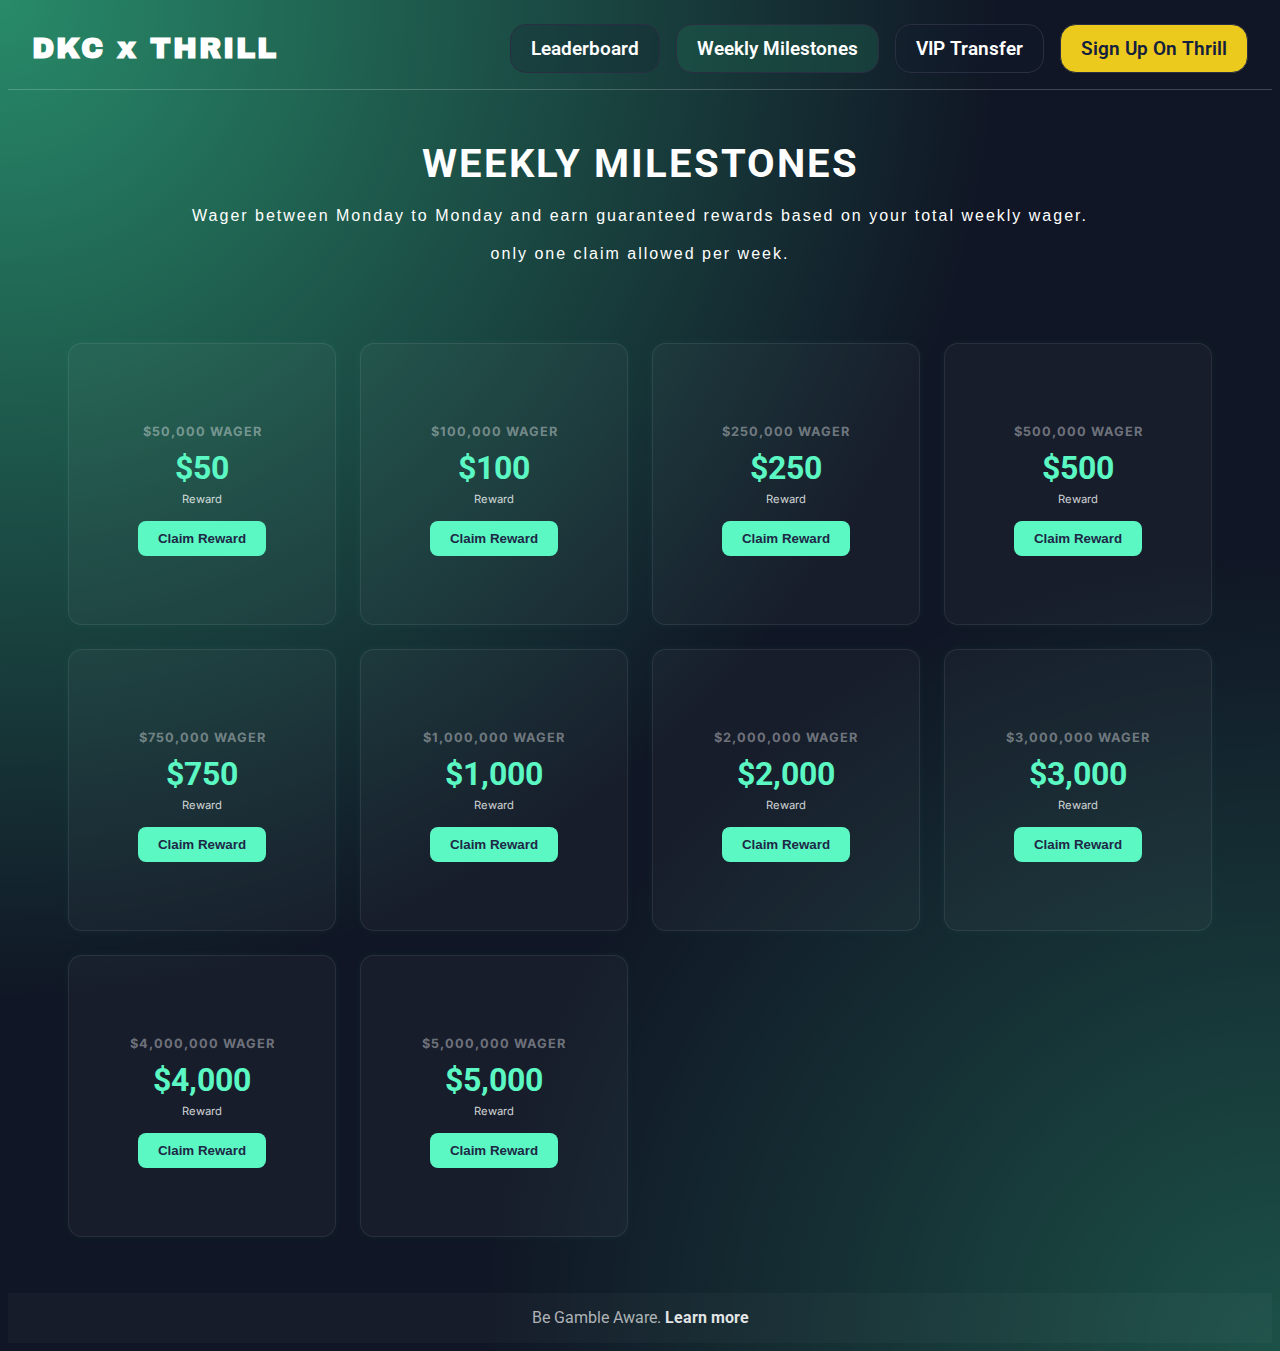
<file: leader/weekly.html>
<!DOCTYPE html>
<html lang="en">
<head>
    <meta charset="UTF-8">
    <meta name="viewport" content="width=device-width, initial-scale=1.0">
    <meta http-equiv="X-UA-Compatible" content="ie=edge">
    <title>DKC Rewards</title>

        <!-- Favicon -->
    <link rel="icon" type="image/png" href="images/webLogo.png">
    <!-- Google Fonts -->
    <link href="https://fonts.googleapis.com/css2?family=Roboto:wght@500;700&family=Archivo+Black&display=swap" rel="stylesheet">
    <link href="https://fonts.googleapis.com/css2?family=Spicy+Rice&display=swap" rel="stylesheet">
    <link href="https://fonts.googleapis.com/css2?family=Inter:wght@300;400;600&display=swap" rel="stylesheet">
    <link href="https://fonts.googleapis.com/css2?family=Outfit:wght@400;600;700;900&display=swap" rel="stylesheet">

    <!-- External CSS File -->
    <link rel="stylesheet" href="weekly.css">


</head>
<body>

  <div class="top-links">
    <div class="left-title">DKC x THRILL</div>
  
    <!-- Hamburger Button (visible on mobile only) -->
    <div class="hamburger" onclick="toggleMenu()">☰</div>
  
    <!-- Mobile Menu (Toggle display on mobile only) -->
    <div class="right-buttons" id="mobileMenu">
      <a href="index.html" class="leaderboardBtn btn">Leaderboard</a>
      <a href="weekly.html" class="weeklyBtn btn">Weekly Milestones</a>
      <a href="vip-transfer.html" class="milestoneBtn btn">VIP Transfer</a>
      <a href="https://thrill.com/?r=DKS" class="btn signup">Sign Up On Thrill</a>
    </div>
  </div>

    <header class="header">
      <h1 class="title">WEEKLY MILESTONES</h1>
    </header>

    <!-- Headline Section -->
    <div class="header2">
      <div>Wager between <strong>Monday to Monday</strong> and earn guaranteed rewards based on your total weekly wager.</div>
    </div>
    <!-- Headline Section -->
    <div class="header2 header3">
      <div>only <strong>one</strong> claim allowed per week.</div>
    </div>
    

    <div class="vip-milestones-container">
      <div class="milestone-card">
        <h3 class="target-label">$50,000 Wager</h3>
        <p class="reward-value">$50</p>
        <p class="reward-label">Reward</p>
        <button class="claim-btn">Claim Reward</button>
      </div>
      <div class="milestone-card">
        <h3 class="target-label">$100,000 Wager</h3>
        <p class="reward-value">$100</p>
        <p class="reward-label">Reward</p>
        <button class="claim-btn">Claim Reward</button>
      </div>
      <div class="milestone-card">
        <h3 class="target-label">$250,000 Wager</h3>
        <p class="reward-value">$250</p>
        <p class="reward-label">Reward</p>
        <button class="claim-btn">Claim Reward</button>
      </div>
      <div class="milestone-card">
        <h3 class="target-label">$500,000 Wager</h3>
        <p class="reward-value">$500</p>
        <p class="reward-label">Reward</p>
        <button class="claim-btn">Claim Reward</button>
      </div>
      <div class="milestone-card">
        <h3 class="target-label">$750,000 Wager</h3>
        <p class="reward-value">$750</p>
        <p class="reward-label">Reward</p>
        <button class="claim-btn">Claim Reward</button>
      </div>
      <div class="milestone-card">
        <h3 class="target-label">$1,000,000 Wager</h3>
        <p class="reward-value">$1,000</p>
        <p class="reward-label">Reward</p>
        <button class="claim-btn">Claim Reward</button>
      </div>
      <div class="milestone-card">
        <h3 class="target-label">$2,000,000 Wager</h3>
        <p class="reward-value">$2,000</p>
        <p class="reward-label">Reward</p>
        <button class="claim-btn">Claim Reward</button>
      </div>
      <div class="milestone-card">
        <h3 class="target-label">$3,000,000 Wager</h3>
        <p class="reward-value">$3,000</p>
        <p class="reward-label">Reward</p>
        <button class="claim-btn">Claim Reward</button>
      </div>
      <div class="milestone-card">
        <h3 class="target-label">$4,000,000 Wager</h3>
        <p class="reward-value">$4,000</p>
        <p class="reward-label">Reward</p>
        <button class="claim-btn">Claim Reward</button>
      </div>
      <div class="milestone-card">
        <h3 class="target-label">$5,000,000 Wager</h3>
        <p class="reward-value">$5,000</p>
        <p class="reward-label">Reward</p>
        <button class="claim-btn">Claim Reward</button>
      </div>
    </div>
    
    

<!-- Claim Modal -->
<div id="claimModal" class="custom-modal">
  <div class="modal-content">
      <span class="close-btn">&times;</span>
      <h2>Claim Your Reward</h2>
      <p>To claim your VIP milestone reward, please contact our vip affiliate host on Telegram.</p>
      <p>Include  the following information in your message:</p>
      <ul>
          <li>Your Thrill Username</li>
          <li>The Milestone or The Vip Transfer you claiming.</li>
      </ul>
      <div style="text-align: center; margin-top: 20px;">
          <a href="https://t.me/OPMDiamond" target="_blank" class="discord-btn">Contact Agent</a>
      </div>
  </div>
</div>

<!-- Footer -->
<div class="footer">
  <p>Be Gamble Aware. <a href="https://www.begambleaware.org" target="_blank">Learn more</a></p>
</div>

<script>
  document.querySelectorAll('.claim-btn').forEach(btn => {
      btn.addEventListener('click', () => {
          document.getElementById('claimModal').style.display = 'flex';
      });
  });

  document.querySelector('.close-btn').addEventListener('click', () => {
      document.getElementById('claimModal').style.display = 'none';
  });

  window.addEventListener('click', (e) => {
      const modal = document.getElementById('claimModal');
      if (e.target === modal) {
          modal.style.display = 'none';
      }
  });
</script>

<script>
  function toggleMenu() {
    const menu = document.getElementById("mobileMenu");
    menu.classList.toggle("show");
  }

  // Close menu if user clicks outside or on the ✕ icon
  document.addEventListener("click", function (e) {
    const menu = document.getElementById("mobileMenu");

    if (e.target.textContent === "✕" || (e.target === menu && menu.classList.contains("show"))) {
      menu.classList.remove("show");
    }
  });

  // ✅ Automatically close the mobile menu when any menu link is clicked
  document.querySelectorAll("#mobileMenu a").forEach(link => {
    link.addEventListener("click", () => {
      const menu = document.getElementById("mobileMenu");
      menu.classList.remove("show");
    });
  });
</script>

</body>
</html>
</file>
<file: leader/styles.css>
/* General Styles */
body {
    font-family: 'Roboto', sans-serif;
    margin: 0;
    padding: 0;
    color: #fff;
    box-sizing: border-box;
    overflow-x: hidden;
    position: relative;
    display: flex;
    flex-direction: column; /* Ensure the header stays on top */
    align-items: center; /* Horizontally center all content */
    justify-content: flex-start; /* Align content to the top */
    min-height: 100vh; /* Full viewport height */
    background-image: url('images/background.png'); /* Path to background image */
    background-position: center center; /* Centers the image */
    background-size: cover; /* Ensures the background image covers the whole page */
    background-attachment: fixed;
}

/* Top Links Section */
.top-links {
    display: flex;
    justify-content: center;
    align-items: center;
    gap: 120px;
    margin-top: 20px;
}

.top-links a {
    font-family: 'Spicy Rice', sans-serif;

    font-size: 2rem;
    color: white;
    text-decoration: none;
    text-transform: uppercase;
    font-weight: bold;
}

.play-now:hover,
.goated-mode:hover {
    color: #ffda44;
}

.small-image {
    width: 100px; /* Adjust the size of the small image */
    height: 100px;
    border-radius: 25%;
}

/* Large Fruit Images with Pulse Effect */
.fruit-left, .fruit-right {
    position: absolute;
    top: 50%;
    transform: translateY(-50%);
    z-index: -1; /* Keep it behind the header and content */
    animation: pulse 3s ease-in-out infinite; /* Apply pulsing animation */
    background-repeat: no-repeat;
    background-size: cover;
}

.fruit-left {
    top: 150px;
    left: -185px;
    width: 600px; /* 3x bigger than previous 400px */
    height: 600px; /* 3x bigger than previous 400px */
    background-image: url('images/watermelon.png'); /* Path to watermelon image */
}

.fruit-right {
    right: -200px;
    top: 650px;
    width: 600px; /* 3x bigger than previous 400px */
    height: 600px; /* 3x bigger than previous 400px */
    background-image: url('images/banana.png'); /* Path to banana image */
}

/* For Bottom Images - Similar to fruit-left and fruit-right at the top */
.rollete-left, .goat-right {
    position: absolute;
    bottom: 0; /* Position them at the bottom of the page */
    width: 15%; /* Adjust width as needed (10% might be too small depending on the image) */
    height: auto;
    z-index: 1; /* Ensure images stay above background and other content */
    background-size: cover;

}

/* Left Image */
.rollete-left {
    left: 0; /* Align to the left of the screen */
    background-image: url('images/rollete.png'); /* Image URL for the left side */
    background-size: contain; /* Ensure the image scales properly */
    background-repeat: no-repeat;
    background-position: center;
    animation: pulse 3s ease-in-out infinite; /* Apply pulsing animation */
    width: 800px !important; /* 3x bigger than previous 400px */
    height: 800px !important; /* 3x bigger than previous 400px */
}

/* Right Image */
.goat-right {
    top: 0; /* Align to the right of the screen */
    right: 0;
    background-image: url('images/goat.png'); /* Image URL for the right side */
    background-size: contain; /* Ensure the image scales properly */
    background-repeat: no-repeat;
    background-position: center;
    width: 600px !important; /* 3x bigger than previous 400px */
    height: 600px !important; /* 3x bigger than previous 400px */
}

/* Pulse animation for the fruit images */
@keyframes pulse {
    0% {
        transform: scale(1);
    }
    50% {
        transform: scale(1.05); /* Slightly bigger */
    }
    100% {
        transform: scale(1);
    }
}

.header .title {
    font-size: 2.5rem;

    font-weight: 700;
    color: #fff;
}

/* Header */
.header {
    text-align: center;
    margin-top: 50px; /* Adjusted for a bit more space */
    width: 100%;
    z-index: 1; /* Ensure it stays above the fruit images */
    position: relative; /* Make sure it's positioned correctly */
}

.title {
    font-family: 'Spicy Rice', sans-serif;
    font-size: 3.5rem;
    color: #ffffff;
    letter-spacing: 2px;
    margin-bottom: 30px;
}

/* Top 3 Cards Section */
.leaderboard {

    display: flex;
    flex-direction: column;
    align-items: center;
    gap: 40px; /* Increased gap between cards */
    position: relative;
    width: 100%;
    max-width: 1200px; /* Ensure max width for large screens */
    padding: 0 20px; /* Padding for mobile responsiveness */
    margin-top: 150px;
}

/* Top 3 Cards */
.top-three {
    display: flex;
    gap: 50px; /* Increased gap between cards */
    width: 100%;
    max-width: 1200px; /* Prevent it from stretching too wide */
    margin-bottom: 30px;
    flex-wrap: wrap; /* Allows cards to stack vertically on smaller screens */
    justify-content: center; /* Centers the cards horizontally */
}

/* Adjust Card Height to Make it More Compact */
.card {
    width: 300px;
    height: 460px; /* Slightly taller to accommodate text */
    padding: 20px;
    background-color: rgba(0, 0, 0, 0.7);
    border-radius: 10%;
    text-align: center;
    position: relative;
    transition: transform 0.3s ease-in-out;
    background-size: cover;
    background-position: center;
    border: 2px solid rgba(255, 221, 30, 0.7);
    display: flex;
    flex-direction: column;
    justify-content: flex-end;
    margin-top: 50px; /* Adds space between card and top section */
}
.card:hover {
    transform: scale(1.05);
}

.card h3 {
    font-size: 2rem;
    margin-bottom: 10px;
    color: #ffffff;
}

/* Styling for each card (1st, 2nd, 3rd) */
.first {
    background-image: url('images/gold.png');
    color: rgb(240, 193, 62);
    font-family: 'Archivo Black', sans-serif;
    font-weight: 700;
    border: 2px solid #ffe347; /* Golden border for the first card */
}

.second {
    background-image: url('images/silver.png');
    font-family: 'Archivo Black', sans-serif;
    font-weight: 700;
    border: 2px solid #ef3131; /* Red border for the second card */
    top: 60px;
    right:40px;

}

.third {
    background-image: url('images/bronze.png');    
    font-weight: 700;
    font-family: 'Archivo Black', sans-serif;
    border: 2px solid #4f6cc1; /* Blue border for the third card */
    top: 60px;
    left: 40px;
}

/* Adjust grade badge colors */
.first .grade-badge {
    border: 2px solid #FFD700; /* Gold border for the grade badge */
    background-color: #1E1E1E; /* Dark background for readability */
    color: #ffffff; /* Golden text color */
    text-shadow: 1px 1px #ffbf00;
    font-family: 'Spicy Rice', sans-serif;


}

.second .grade-badge {
    border: 2px solid #c21718; /* Red border for the grade badge */
    background-color: #1E1E1E;
    color: #ffffff; /* Red text color */
    text-shadow: 1px 1px #c21718;
    font-family: 'Spicy Rice', sans-serif;


}

.third .grade-badge {
    border: 4px solid #3c5294; /* Blue border for the grade badge */
    background-color: #1E1E1E;
    color: #ffffff; /* Blue text color */
    text-shadow: 1px 1px #3c5294;
    font-family: 'Spicy Rice', sans-serif;


}

.grade-badge {
    position: absolute;
    top: -80px; /* Adjust vertical placement of the circle */
    left: 50%;
    transform: translateX(-50%);
    width: 150px;
    height: 150px;
    background-color: #1e1e1e;
    border-radius: 50%;
    display: flex;
    align-items: center;
    justify-content: center;
    font-size: 3.5rem;
    font-weight: bold;
    z-index: 10;
}

/* Fixing the Username and Circle Badge Issue */
.card .text-container {
    background-color: rgba(0, 0, 0, 0.423); /* Solid background to make text readable */
    border-radius: 8px;
    padding: -10px;
}


/* Wagered Label and Wager Value Spacing (Reduce distance between them) */
.wagered-label {
    font-size: 1.5rem;
    color: #fff;
    margin-bottom: 5px; /* Reduced space between label and wagered value */
}

.wager-value {
    font-size: 1.5rem; /* Smaller font size for wagered value */
    font-weight: bold;
    color: #ffffff;
}

/* Bonus Label and Prize Spacing (Fix the gap between them) */
.bonus-label {
    font-size: 1.5rem;
    color: #fff;
    margin-bottom: 10px; /* Adjust the space between bonus label and prize value */
}

.bonus {
    font-size: 3rem; /* Larger size for bonus value */
    font-weight: bold;
    color: #ffffff; /* Gold color for bonus */
    text-shadow: 1px 2px #ff0000;
    font-weight: 700;
    font-family: 'Spicy Rice', sans-serif;

}

.username {
    font-weight: bold;
    color: #ffffff;
    margin-top: 15px; /* Adds space from the other elements */
    
}
        /* Container for the countdown */
        .countdown-container {
            display: flex;
            justify-content: center;
            gap: 20px; /* Space between the squares */
            margin: 30px 0;
        }

        /* Countdown Squares */
        .countdown-square {
            display: flex;
            flex-direction: column;
            align-items: center;
            justify-content: center;
            width: 80px;
            height: 120px;
            background-color: #333;
            color: #fff;
            border-radius: 8px;
            box-shadow: 0 4px 6px rgba(0, 0, 0, 0.2);
            font-size: 30px;
            text-align: center;
        }

        /* The time values (Days, Hours, etc.) */
        .countdown-value {
            font-size: 40px;
            font-weight: bold;
        }

        /* Titles (Days, Hours, etc.) */
        .countdown-label {
            font-size: 16px;
            font-weight: 600;
            margin-top: 5px;
        }

        /* Countdown timer styling */
        .countdown-timer {
            font-size: 36px;
            font-weight: bold;
            color: #ff5733;
        }
/* Description Section */
.description {
    text-align: center;
    margin-bottom: 50px;
}

.description p {
    font-size: 1rem;
    color: #f8f8f8;
    max-width: 800px;
    margin: 0 auto;
}

/* Styling for the entire leaderboard container */
.leaderboard-container {
    width: 80%;
    margin: 30px auto;
    background: rgba(0, 0, 0, 0.467); /* Black transparent background */
    padding: 20px;
    border-radius: 20px;
    color: white;
    box-shadow: inset 0 0 3px rgba(255, 255, 255, 0.6); /* Inner shadow effect */
    margin-bottom: 400px;
}

/* Styling for the title row */
.title-row {
    display: grid;
    grid-template-columns: repeat(4, 1fr); /* 4 equal columns */
    gap: 10px;
    font-weight: bold;
    margin-bottom: 20px;
    padding: 10px 0;
    border-bottom: 2px solid white;
    font-family: 'Spicy Rice', sans-serif;


}

/* Styling for the individual title cells */
.title-cell {
    text-align: center;
}

/* Styling for the user rows */
.user-row {
    display: grid;
    grid-template-columns: repeat(4, 1fr); /* 4 equal columns */
    gap: 10px;
    padding: 10px;
    margin: 10px 0;
    background-color: rgba(0, 0, 0, 0.653); /* Slightly darker background for user rows */
    border-radius: 20px;
    box-shadow: inset 0 0 10px rgba(255, 255, 255, 0.6); /* Inner shadow effect */
    font-family: 'Spicy Rice', sans-serif;

    
}

.user-row:hover {
    background-color: rgba(0, 0, 0, 0.95); /* Darker when hovered */
    cursor: pointer;
    transform: scale(1.02);

}
/* Styling for individual user details */
.user-place,
.user-username,
.user-wagered,
.user-prize {
    text-align: center;
    padding: 5px 0;
}

/* Optional hover effect for user rows */
.user-row:hover {
    background-color: rgba(0, 0, 0, 0.95); /* Darker when hovered */
    cursor: pointer;
}

        /* Footer Styling */
        .footer {
            position: absolute;
            bottom: 0;
            width: 100%;
            background-color: #3333333c;
            color: #fff;
            text-align: center;
            padding: 15px 0;
            font-family: 'Roboto', sans-serif;
            z-index: 1; /* Ensure it stays above the images */
        }

        .footer a {
            color: #fff;
            text-decoration: none;
            font-weight: bold;
        }

        .footer a:hover {
            text-decoration: underline;
        }

        .mobile {
            display: none;
        }
/* Media Queries */
/* Media Queries */
@media (max-width: 768px) {
    /* Adjust top links */
    .top-links {
        gap: 30px;
    }

    .top-links a {
        font-size: 1.2rem;
    }

    /* Title */
    .title {
        font-size: 2rem !important;
    }

    /* Adjust Card Size */
    .card {
        width: 280px;
        height: 350px;
        padding: 15px; /* Adjust padding for smaller screens */
        margin-top: 20px; /* Adjust margin for spacing between cards */
    }

    /* Card Content Adjustments */
    .card h3 {
        font-size: 1.5rem; /* Smaller font size for the card title */
    }

    .grade-badge {
        width: 140px;
        height: 140px;
        font-size: 3rem; /* Smaller badge font size */
    }

    /* Adjust card hover effect */
    .card:hover {
        transform: scale(1.02); /* Smaller hover scale */
    }

    /* Countdown Adjustments */
    .countdown-container {
        margin-bottom: 20px;
    }

    /* Description Section */
    .description p {
        font-size: 0.9rem;
        max-width: 600px;
    }

    /* Hide Images for Mobile */
    .goat-right, .fruit-right {
        display: none;
    }

    /* Adjust Footer */
    .footer {
        font-size: 0.8rem;
    }

    /* Adjust leaderboard layout */
    .leaderboard {
        padding: 0 10px;
    }

    /* Wagered Label and Wager Value Spacing (Reduce distance between them) */
    .wagered-label {
        font-size: 1rem;
        color: #fff;
        margin-bottom: 5px; /* Reduced space between label and wagered value */
    }

    .wager-value {
        font-size: 1rem; /* Smaller font size for wagered value */
        font-weight: bold;
        color: #ffffff;
    }

    /* Bonus Label and Prize Spacing (Fix the gap between them) */
    .bonus-label {
        font-size: 1rem;
        color: #fff;
        margin-bottom: 10px; /* Adjust the space between bonus label and prize value */
    }

    .bonus {
        font-size: 2rem; /* Larger size for bonus value */
        font-weight: bold;
        color: #ffffff; /* Gold color for bonus */
        text-shadow: 1px 2px #ff0000;
        font-weight: 700;
        font-family: 'Spicy Rice', sans-serif;

    }

    .username {
        font-weight: bold;
        color: #ffffff;
        margin-top: 15px; /* Adds space from the other elements */
        
    }



    .second {
        background-image: url('images/silver.png');
        font-family: 'Archivo Black', sans-serif;
        font-weight: 700;
        border: 2px solid #ef3131; /* Red border for the second card */
        top: 0px;
        right:0px;

    }

    .third {
        background-image: url('images/bronze.png');    
        font-weight: 700;
        font-family: 'Archivo Black', sans-serif;
        border: 2px solid #4f6cc1; /* Blue border for the third card */
        top: 0px;
        left: 0px;
    }

    /* Left Image */
    .rollete-left {
        bottom: 150px !important;
        width: 400px !important; /* 3x bigger than previous 400px */
        height: 400px !important; /* 3x bigger than previous 400px */
    }
        /* Left Image */
    .fruit-left {
        left: -190px;
        width: 400px !important; /* 3x bigger than previous 400px */
        height: 400px !important; /* 3x bigger than previous 400px */
    }
    .mobile {
        display: block;
    }
    .desktop {
        display: none;
    }
    .small-image {
        width: 70px; /* Adjust the size of the small image */
        height: 70px;
        border-radius: 25%;
    }
}
</file>
<file: leader/milestone-styles.css>
body {
    background-color: #101625 !important;
    background-image: 
    radial-gradient(circle at top left, rgba(63, 255, 172, 0.5), transparent 1200px),
    radial-gradient(circle at bottom right, rgba(63, 255, 172, 0.256), transparent 1000px);

    background-repeat: no-repeat;
    background-size: cover;
    font-family: 'Archivo Black', sans-serif;
}

.top-links {
    display: flex;
    justify-content: space-between; /* space between title & buttons */
    align-items: center;
    padding: 16px 24px;
    width: 100%;
    box-sizing: border-box;
    border-bottom: 1px solid rgba(255,255,255,0.2); /* light gray line under */
}

.left-title {
    font-size: 1.8rem;
    font-weight: 700;
    color: #ffffff;
    letter-spacing: 2px;
}
/* Container for the two right buttons */
.right-buttons {
    display: flex;
    font-family: -apple-system, BlinkMacSystemFont, "Segoe UI", Roboto, Helvetica, Arial, sans-serif;

    gap: 16px; /* space between buttons */
}
.milestoneBtn{
    color: #ffffff !important;
    background: #20695161 !important;
}
.signup{
    color: #14213e !important;
    background-color: #ecca1d !important; /* mint */
}
.signup:hover{
    color: #0f224d !important;
    background-color: #ffd500 !important; /* mint */

}
.header .title {
    font-family: -apple-system, BlinkMacSystemFont, "Segoe UI", Roboto, Helvetica, Arial, sans-serif;
    font-weight: bold;
    margin-bottom: 40px;

    font-size: 2.5rem;
    color: #ffffff;
    letter-spacing: 2px;
    text-transform: uppercase;
}
.header2 {
    font-size: 16px;
    margin-bottom: 40px;
    margin-top: -20px;
    color: #ffffff;
    letter-spacing: 2px;
    text-align: center;
    width: 100%;
    z-index: 1;
    position: relative;
    font-weight: 200 !important; /* force override */
    font-family: sans-serif; /* make sure a lighter weight exists */
}
/* Override any old .top-links a styles (font, uppercase, etc.) */
.top-links .right-buttons a.btn {
    font-family: -apple-system, BlinkMacSystemFont, "Segoe UI", Roboto, Helvetica, Arial, sans-serif;
    font-weight: 400;                   /* not bold */
    text-transform: none;               /* no uppercase */
}

/* Button styles */
.right-buttons .btn {
    display: inline-block;
    text-decoration: none;
    background: #141c3141;
    color: #ffffff;
    padding: 12px 20px;     /* bigger buttons */
    border-radius: 16px;    /* slightly rounder */
    border: 1px solid #2a2e42;
    line-height: 1.2;
    font-size: 1.2rem;      /* larger font */
    font-family: -apple-system, BlinkMacSystemFont, "Segoe UI", Roboto, Helvetica, Arial, sans-serif;

    font-weight: 600 !important;
    text-transform: none;
    transition: background-color 0.2s ease, color 0.2s ease, transform 0.08s ease;
    cursor: pointer;
}
/* Hover/active/focus states */
.right-buttons .btn:hover {
    background-color: #5cf8c3; /* mint */
    color: #000000;            /* black text */
}

.right-buttons .btn:active {
    transform: translateY(1px);
}

.right-buttons .btn:focus-visible {
    outline: 2px solid #5cf8c3;
    outline-offset: 2px;
}

/* Mobile tweaks */
@media (max-width: 768px) {
    .top-links {
        padding: 12px 14px;
        gap: 10px;
        justify-content: flex-end; /* keep right-aligned on mobile too */
    }

    .right-buttons .btn {
        font-size: 0.95rem;
        padding: 9px 14px;
        border-radius: 12px;
    }
}




/* Header */
.header {
    text-align: center;
    margin-top: 50px; /* Adjusted for a bit more space */
    width: 100%;
    z-index: 1; /* Ensure it stays above the fruit images */
    position: relative; /* Make sure it's positioned correctly */
}

.title {
    font-size: 3.5rem;
    color: #5cf8c3;
    letter-spacing: 2px;
    margin-bottom: 30px;
}


.vip-milestones-container {
    display: flex;
    flex-direction: column;           /* Stack cards vertically */
    align-items: center;              /* Center horizontally */
    gap: 30px;                        /* Space between cards */
    padding: 40px 60px;
    max-width: 1200px;
    margin: 0 auto;
}
.milestone-card {
    width: 80%;
    max-width: 750px;
    background: rgba(255, 255, 255, 0.03);
    border: 1px solid rgba(255, 255, 255, 0.08);
    border-radius: 14px;
    padding: 35px 30px;

    display: flex;                  /* Flex container */
    flex-direction: column;        /* Stack items vertically */
    align-items: center;           /* Center horizontally */
    justify-content: center;       /* Center vertically */

    text-align: center;            /* Center text */
    color: white;
    font-family: 'Inter', sans-serif;
    box-shadow: 0 0 10px rgba(92, 248, 196, 0.05);
    transition: transform 0.2s ease;

    position: relative;
    padding-bottom: 60px; /* Add space for tier */
}

.milestone-card:hover {
    transform: translateY(-4px);
    background: rgba(255, 255, 255, 0.05);
}

.milestone-card h3 {
    font-size: 1.2rem;
    font-weight: 700;
    margin-bottom: 10px;
}

.milestone-card p {
    font-size: 0.95rem;
    color: rgba(255, 255, 255, 0.8);
    margin-bottom: 15px;
}

.claim-btn {
    background-color: #5cf8c3;
    color: rgb(29, 40, 70);
    font-weight: 600;
    padding: 10px 20px;
    border: none;
    border-radius: 8px;
    cursor: pointer;
    transition: background-color 0.2s ease;
}

.claim-btn:hover {
    background-color: #46c59b;
}

.milestone-description {
    font-size: 0.8rem !important;
    color: rgba(255, 255, 255, 0.7);
    margin-bottom: 12px;
    font-style: italic;
}

/* Smaller "Wager Target" label */
.target-label {
    font-size: 0.65rem;
    color: rgba(255, 255, 255, 0.6);
    text-transform: uppercase;
    letter-spacing: 1px;
    display: block;
    margin-bottom: 4px;
}

/* Wager target value */
.target-value {
    font-size: 1.5rem;          
    font-weight: 500;
    color: rgb(212, 203, 203);             
    margin-bottom: 12px;
}

.prize-label {
    font-size: 0.85rem;
    color: rgba(255, 255, 255, 0.6);
    text-transform: uppercase;
    letter-spacing: 1px;
    display: block;
    margin-bottom: 4px;
}

/* Prize value */
.prize-value {
    
    font-size: 2.5rem;
    font-weight: 700;
    color: #5cf8c3; /* Same green as button */
    margin-bottom: 4px;
}
.thrill-prizes-estimate {
    font-size: 0.75rem;
    color: #888;
    margin-top: 0;
    font-weight: 400;
    line-height: 1.1;
    letter-spacing: 0.02em;
    user-select: none;
}
/* Milestone tier */
.milestone-tier {
    position: absolute;
    bottom: 16px;
    left: 20px;
    font-size: 0.75rem;
    font-weight: bold;
    background-color: rgba(92, 248, 195, 0.1);
    color: #5cf8c3;
    padding: 4px 10px;
    border-radius: 12px;
}

/* NEW: Flex container for wager and prize with vertical separator */
.milestone-row.split-layout {
    display: flex;
    justify-content: space-between;
    align-items: center;
    width: 100%;
    max-width: 600px;
    margin: 0 auto 20px auto;
    gap: 20px;
}

/* Left side wager target */
.left-info {
    text-align: left;
    flex: 1;
}

/* Right side prize */
.right-info {
    text-align: right;
    flex: 1;
}

/* Vertical separator line */
.separator-line {
    width: 1px;
    background-color: rgba(255, 255, 255, 0.15);
    height: 50px;
    align-self: center;
}

/* Smaller wager target label */
.left-info .target-label {
    font-size: 0.75rem;
    margin-bottom: 6px;
}

/* Wager target value style */
.left-info .target-value {
    font-size: 1.5rem;
    color: rgb(212, 203, 203);
    margin-bottom: 0;
}

/* Prize value with inline label next to it */
.right-info .prize-value {
    font-size: 2.5rem;
    font-weight: 700;
    color: #5cf8c3;
    display: inline-flex;
    align-items: baseline;
    gap: 6px;
    margin-bottom: 0;
}

/* Inline prize label next to prize value */
.prize-label-inline {
    font-size: 0.85rem;
    font-weight: 400;
    color: #5cf8c3;
    text-transform: uppercase;
    font-style: normal;
}


        .custom-modal {
            display: none;
            position: fixed;
            z-index: 9999;
            left: 0;
            top: 0;
            width: 100vw;
            height: 100vh;
            background-color: rgba(220, 219, 219, 0.185);
            justify-content: center;
            align-items: center;
            font-family: -apple-system, BlinkMacSystemFont, "Segoe UI", Roboto, Helvetica, Arial, sans-serif;

        }
        
        .modal-content {
            background-color: #101625;
            color: #ffffff;
            padding: 30px 40px;
            border-radius: 12px;
            max-width: 500px;
            width: 90%;
            position: relative;
            border: 1px solid rgba(255, 255, 255, 0.1);
            box-shadow: 0 0 20px rgba(92, 248, 196, 0.1);
        }
        
        .modal-content h2 {
            font-size: 1.6rem;
            margin-bottom: 20px;
            color: #5cf8c3;
        }
        
        .modal-content p,
        .modal-content li {
            font-size: 1rem;
            color: #eee;
            margin-bottom: 10px;
        }
        
        .modal-content ul {
            margin-left: 20px;
        }
        
        .discord-btn {
            display: inline-block;
            background: #5cf8c3;
            color: #000;
            font-weight: bold;
            margin-top: 20px;
            padding: 12px 80px;
            border-radius: 8px;
            text-decoration: none;
            transition: background-color 0.3s ease;
        }
        
        .discord-btn:hover {
            background-color: #8cffe0;
        }
        
        .close-btn {
            position: absolute;
            top: 12px;
            right: 20px;
            font-size: 1.4rem;
            color: #ccc;
            cursor: pointer;
        }
        
        .close-btn:hover {
            color: #fff;
        }
        
     /* Footer Styling */
.footer {
    width: 100%;
    height: 50px;
    background-color: #ffffff07;
    color: #ffffffa9;
    text-align: center;
    font-family: 'Roboto', sans-serif;
    line-height: 50px; /* vertically center text */
    /* Removed position: fixed and z-index */
}

.footer a {
    color: #ffffffe1;
    text-decoration: none;
    font-weight: bold;
}

.footer a:hover {
    text-decoration: underline;
}





@media (max-width: 480px) {

    /* Reduce button size in header */
    .right-buttons .btn {
      font-size: 0.8rem;
      padding: 8px 12px;
      border-radius: 10px;
    }
  
    /* Title and subtitle */
    .left-title {
      font-size: 1.2rem;
    }
  
    .header .title {
      font-size: 1.3rem;
      margin-bottom: 30px;
    }
  
    .header2 {
      font-size: 12px;
      margin-bottom: 30px;
      letter-spacing: normal;
    }
    .target-label {
        font-size: 0.445rem !important;
    }
    .target-value {
        font-size: 1.2rem !important;
    }
    
    
    /* Countdown */
    .countdown-wrapper {
      padding: 20px 20px;
      max-width: 90%;
    }
  
    .countdown-title {
      font-size: 0.75rem;
    }
  
    .countdown-square {
      width: 42px;
      height: 54px;
      padding: 4px;
    }
  
    .countdown-value {
      font-size: 16px;
    }
  
    .countdown-label {
      font-size: 10px;
    }
  
    .colon {
      font-size: 16px;
      margin: 0 2px;
    }
  
    /* Leaderboard layout */
    .leaderboard-container {
      width: 95%;
      padding: 20px;
    }
  
    .title-row,
    .user-row {
      grid-template-columns: 1fr 1.5fr 1.5fr 1.5fr;
      gap: 5px;
      padding: 6px 10px;
    }
  
    .user-row {
      margin: 8px 0;
      padding: 10px 12px;
    }
  
    .user-place,
    .user-username,
    .user-wagered,
    .user-prize {
      font-size: 0.85rem;
    }
  
    /* Modal adjustments */
    .modal-content {
      padding: 40px 20px;
      font-size: 14px;
    }
  
    .rules-list li {
      font-size: 13px;
    }
  
    .modal-btn {
      padding: 8px 20px;
      font-size: 14px;
    }
  
    /* Card sizes */
    .top-three {
      gap: 30px;
    }
  
    .card {
      width: 200px;
      height: 220px;
      padding: 12px;
      border-radius: 40px;
    }
  
    .card h3 {
      font-size: 1.2rem;
    }
  
    .card .username {
      font-size: 1.4rem;
    }
  
    .card .value {
      font-size: 1.4rem;
    }
  
    .card .prize-block .value {
      font-size: 1.3rem;
    }
  
    .card.first .prize-block .value {
      font-size: 1.5rem;
    }
  
    .medal-img {
      width: 90px;
      top: -45px;
    }
  
    .rank-badge {
      font-size: 1rem;
      padding: 4px 12px;
    }
  
    /* Buttons under leaderboard */
    .center-buttons .btn {
      font-size: 0.9rem;
      padding: 8px 14px;
      border-radius: 10px;
    }
  
    /* Footer */
    .footer {
      font-size: 12px;
      padding: 0 6px;
    }
    .milestone-card {
        width: 100%;
        padding: 25px 20px;
      }
    
      .milestone-row.split-layout {
        flex-direction: column;
        gap: 12px;
        align-items: center;
        text-align: center;
      }
    
      .left-info,
      .right-info {
        text-align: center;
      }
    
      .separator-line {
        display: none;
      }
    
      .left-info .target-value,
      .right-info .prize-value {
        font-size: 2.5rem;
      }
      .milestone-description {
        display: none;
    }
    
    
      .thrill-prizes-estimate {
        font-size: 0.7rem;
      }
    
      .milestone-card .claim-btn {
        padding: 8px 16px;
        font-size: 0.9rem;
      }
    
      .milestone-tier {
        position: static;
        margin-top: 10px;
      }
  }
  /* Hide menu by default */
.right-buttons {
    display: flex;
    gap: 16px;
}

/* Hamburger hidden on desktop */
.hamburger {
    display: none;
    font-size: 1.8rem;
    color: white;
    cursor: pointer;
}

@media (max-width: 768px) {
    body {
      background-color: #101625 !important;
      background-image:
        radial-gradient(circle at top left, rgba(63, 255, 172, 0.5), transparent 600px),
        radial-gradient(circle at bottom right, rgba(63, 255, 172, 0.256), transparent 1000px);
    }
  
    .top-links {
      flex-direction: row;
      justify-content: space-between;
      align-items: center;
      padding: 12px 16px;
      position: relative;
      z-index: 100;
    }
  
    .hamburger {
      display: block;
      font-size: 2rem;
      color: white;
      cursor: pointer;
      z-index: 101;
    }
  
    .right-buttons {
      position: fixed;
      top: 0;
      left: 0;
      height: 100vh;
      width: 100vw;
      display: none;
      flex-direction: column;
      background: linear-gradient(to bottom, #196956, #050d1f);
      z-index: 1000;
      overflow-y: auto;
    }
  
    .right-buttons.show {
      display: flex;
    }
  
    /* Header */
    .right-buttons::before {
      content: "DKC x THRILL";
      font-family: 'Archivo Black', sans-serif;
      font-size: 1.2rem;
      color: #ffffff;
      letter-spacing: 1px;
      position: sticky;
      height: 60px;
      width: 100%;
      background-color: rgba(255, 255, 255, 0.039);
      display: flex;
      align-items: center;
      justify-content: space-between;
      padding: 0 20px;
      border-bottom: 1px solid rgba(255, 255, 255, 0.1);
      z-index: 1001;
    }
  
    .right-buttons::after {
      content: "✕";
      position: absolute;
      top: 18px;
      right: 24px;
      font-size: 1.5rem;
      color: white;
      cursor: pointer;
      z-index: 1002;
    }
  
    .right-buttons .btn {
        font-size: 1.05rem;
        font-weight: 500;
        padding: 14px 24px;
        border-radius: 10px;
        margin: 6px 20px;  /* 👈 Reduced vertical spacing */
        background-color: rgba(255, 255, 255, 0.05);
        color: white;
        text-align: left;
        display: flex;
        align-items: center;
        gap: 12px;
        transition: all 0.2s ease;
        border: 1px solid rgba(255, 255, 255, 0.06);
      }
      
  
    .right-buttons .btn:hover {
      background-color: rgba(255, 255, 255, 0.1);
      transform: translateX(4px);
    }
  
    .right-buttons .btn.signup {
      background-color: #f0c400;
      color: #000;
      font-weight: 600;
      text-align: center;
      justify-content: center;
    }
  
    .right-buttons .btn.active {
      background-color: #1f534b;
    }
  }
</file>
<file: leader/weekly.css>
body {
    background-color: #101625 !important;
    background-image: 
        radial-gradient(circle at top left, rgba(63, 255, 172, 0.5), transparent 1000px),
        radial-gradient(circle at bottom right, rgba(63, 255, 172, 0.256), transparent 800px);
    background-repeat: no-repeat;
    background-size: cover;
    font-family: 'Archivo Black', sans-serif;
}

.top-links {
    display: flex;
    justify-content: space-between;
    align-items: center;
    padding: 16px 24px;
    width: 100%;
    box-sizing: border-box;
    border-bottom: 1px solid rgba(255,255,255,0.2);
}

.left-title {
    font-size: 1.8rem;
    font-weight: 700;
    color: #ffffff;
    letter-spacing: 2px;
}

.right-buttons {
    display: flex;
    font-family: -apple-system, BlinkMacSystemFont, "Segoe UI", Roboto, Helvetica, Arial, sans-serif;
    gap: 16px;
}


.signup {
    color: #14213e !important;
    background-color: #ecca1d !important;
}

.signup:hover {
    color: #0f224d !important;
    background-color: #ffd500 !important;
}

.header .title {
    font-family: -apple-system, BlinkMacSystemFont, "Segoe UI", Roboto, Helvetica, Arial, sans-serif;
    font-weight: bold;
    margin-bottom: 40px;
    font-size: 2.5rem;
    color: #ffffff;
    letter-spacing: 2px;
    text-transform: uppercase;
}

.header2 {
    font-size: 16px;
    margin-bottom: 40px;
    margin-top: -20px;
    color: #ffffff;
    letter-spacing: 2px;
    text-align: center;
    width: 100%;
    z-index: 1;
    position: relative;
    font-weight: 200 !important;
    font-family: sans-serif;
}

.top-links .right-buttons a.btn {
    font-family: -apple-system, BlinkMacSystemFont, "Segoe UI", Roboto, Helvetica, Arial, sans-serif;
    font-weight: 400;
    text-transform: none;
}

.right-buttons .btn {
    display: inline-block;
    text-decoration: none;
    background: #141c3141;
    color: #ffffff;
    padding: 12px 20px;
    border-radius: 16px;
    border: 1px solid #2a2e42;
    line-height: 1.2;
    font-size: 1.2rem;
    font-weight: 600 !important;
    text-transform: none;
    transition: background-color 0.2s ease, color 0.2s ease, transform 0.08s ease;
    cursor: pointer;
}

.right-buttons .btn:hover {
    background-color: #5cf8c3;
    color: #000000;
}

.right-buttons .btn:active {
    transform: translateY(1px);
}

.right-buttons .btn:focus-visible {
    outline: 2px solid #5cf8c3;
    outline-offset: 2px;
}

@media (max-width: 768px) {
    .top-links {
        padding: 12px 14px;
        gap: 10px;
        justify-content: flex-end;
    }

    .right-buttons .btn {
        font-size: 0.95rem;
        padding: 9px 14px;
        border-radius: 12px;
    }
}

.header {
    text-align: center;
    margin-top: 50px;
    width: 100%;
    z-index: 1;
    position: relative;
}

.title {
    font-size: 3.5rem;
    color: #5cf8c3;
    letter-spacing: 2px;
    margin-bottom: 30px;
}

/* ✅ Updated Container to Grid Layout */
.vip-milestones-container {
    display: grid;
    grid-template-columns: repeat(auto-fit, minmax(250px, 1fr));
    gap: 24px;
    padding: 40px 60px;
    max-width: 1400px;
    margin: 0 auto;
    justify-content: center;
}

.milestone-card {
    background: rgba(255, 255, 255, 0.03);
    border: 1px solid rgba(255, 255, 255, 0.08);
    border-radius: 14px;
    padding: 30px 20px;

    display: flex;
    flex-direction: column;
    align-items: center;
    justify-content: center;

    text-align: center;
    color: white;
    font-family: 'Inter', sans-serif;
    box-shadow: 0 0 10px rgba(92, 248, 196, 0.05);
    transition: transform 0.2s ease;
    position: relative;
    min-height: 220px;
}
.milestone-card:hover {
    transform: translateY(-4px);
    background: rgba(255, 255, 255, 0.05);
}

.milestone-card h3 {
    font-size: 1.2rem;
    font-weight: 700;
    margin-bottom: 10px;
}

.milestone-card p {
    font-size: 0.95rem;
    color: rgba(255, 255, 255, 0.8);
    margin-bottom: 15px;
}

.claim-btn {
    background-color: #5cf8c3;
    color: rgb(29, 40, 70);
    font-weight: 600;
    padding: 10px 20px;
    border: none;
    border-radius: 8px;
    cursor: pointer;
    transition: background-color 0.2s ease;
}
.weeklyBtn{
    color: #ffffff !important;
    background: #20695161 !important;
}
.claim-btn:hover {
    background-color: #46c59b;
}

.milestone-description {
    font-size: 0.8rem !important;
    color: rgba(255, 255, 255, 0.7);
    margin-bottom: 12px;
    font-style: italic;
}

.target-label {
    font-size: 0.8rem !important;
    color: rgba(255, 255, 255, 0.39);
    text-transform: uppercase;
    letter-spacing: 1px;
    display: block;
    margin-bottom: 4px;
}
.target-value {
    font-size: 1.5rem;
    font-weight: 500;
    color: rgb(212, 203, 203);
    margin-bottom: 12px;
}

.reward-value {
    color: #5cf8c3 !important;
    font-family: -apple-system, BlinkMacSystemFont, "Segoe UI", Roboto, Helvetica, Arial, sans-serif !important;
    font-weight: bold !important;
    margin: 0 0 4px 0;
    font-size: 2rem !important;
  }
  
  .reward-label {
    color: rgba(255, 255, 255, 0.8);
    margin-top: -10px;
    font-size: 0.7rem !important;
    font-weight: normal;
  }

.prize-label {
    font-size: 0.85rem;
    color: rgba(255, 255, 255, 0.6);
    text-transform: uppercase;
    letter-spacing: 1px;
    display: block;
    margin-bottom: 4px;
}

.prize-value {
    font-size: 2.5rem;
    font-weight: 700;
    color: #5cf8c3;
    margin-bottom: 4px;
}

.thrill-prizes-estimate {
    font-size: 0.75rem;
    color: #888;
    margin-top: 0;
    font-weight: 400;
    line-height: 1.1;
    letter-spacing: 0.02em;
    user-select: none;
}

.milestone-tier {
    position: absolute;
    bottom: 16px;
    left: 20px;
    font-size: 0.75rem;
    font-weight: bold;
    background-color: rgba(92, 248, 195, 0.1);
    color: #5cf8c3;
    padding: 4px 10px;
    border-radius: 12px;
}

.milestone-row.split-layout {
    display: flex;
    justify-content: space-between;
    align-items: center;
    width: 100%;
    max-width: 600px;
    margin: 0 auto 20px auto;
    gap: 20px;
}

.left-info {
    text-align: left;
    flex: 1;
}

.right-info {
    text-align: right;
    flex: 1;
}

.separator-line {
    width: 1px;
    background-color: rgba(255, 255, 255, 0.15);
    height: 50px;
    align-self: center;
}

.left-info .target-label {
    font-size: 0.75rem;
    margin-bottom: 6px;
}

.left-info .target-value {
    font-size: 1.5rem;
    color: rgb(212, 203, 203);
    margin-bottom: 0;
}

.right-info .prize-value {
    font-size: 2.5rem;
    font-weight: 700;
    color: #5cf8c3;
    display: inline-flex;
    align-items: baseline;
    gap: 6px;
    margin-bottom: 0;
}

.prize-label-inline {
    font-size: 0.85rem;
    font-weight: 400;
    color: #5cf8c3;
    text-transform: uppercase;
    font-style: normal;
}

/* Modal */
.custom-modal {
    display: none;
    position: fixed;
    z-index: 9999;
    left: 0;
    top: 0;
    width: 100vw;
    height: 100vh;
    background-color: rgba(220, 219, 219, 0.185);
    justify-content: center;
    align-items: center;
    font-family: -apple-system, BlinkMacSystemFont, "Segoe UI", Roboto, Helvetica, Arial, sans-serif;

}

.modal-content {
    background-color: #101625;
    color: #ffffff;
    padding: 30px 40px;
    border-radius: 12px;
    max-width: 500px;
    width: 90%;
    position: relative;
    border: 1px solid rgba(255, 255, 255, 0.1);
    box-shadow: 0 0 20px rgba(92, 248, 196, 0.1);
}

.modal-content h2 {
    font-size: 1.6rem;
    margin-bottom: 20px;
    color: #5cf8c3;
}

.modal-content p,
.modal-content li {
    font-size: 1rem;
    color: #eee;
    margin-bottom: 10px;
}

.modal-content ul {
    margin-left: 20px;
}

.discord-btn {
    display: inline-block;
    background: #5cf8c3;
    color: #000;
    font-weight: bold;
    margin-top: 20px;
    padding: 12px 80px;
    border-radius: 8px;
    text-decoration: none;
    transition: background-color 0.3s ease;
}
.discord-btn:hover {
    background-color: #8cffe0;
}

.close-btn {
    position: absolute;
    top: 12px;
    right: 20px;
    font-size: 1.4rem;
    color: #ccc;
    cursor: pointer;
}

.close-btn:hover {
    color: #fff;
}

/* Footer */
.footer {
    width: 100%;
    height: 50px;
    background-color: #ffffff07;
    color: #ffffffa9;
    text-align: center;
    font-family: 'Roboto', sans-serif;
    line-height: 50px;
}

.footer a {
    color: #ffffffe1;
    text-decoration: none;
    font-weight: bold;
}

.footer a:hover {
    text-decoration: underline;
}



@media (max-width: 480px) {

    /* Reduce button size in header */
    .right-buttons .btn {
      font-size: 0.8rem;
      padding: 8px 12px;
      border-radius: 10px;
    }
  
    /* Title and subtitle */
    .left-title {
      font-size: 1.2rem;
    }
  
    .header .title {
      font-size: 1.3rem;
      margin-bottom: 35px;
    }
  
    .header2 {
      font-size: 0.7rem;
      margin-bottom: 30px;
      letter-spacing: normal;

    }
    .reward-value {
        color: #5cf8c3 !important;
        font-family: -apple-system, BlinkMacSystemFont, "Segoe UI", Roboto, Helvetica, Arial, sans-serif !important;
        font-weight: bold !important;
        margin: 0 0 4px 0;
        font-size: 2.5rem !important;
      }
      
    /* Countdown */
    .countdown-wrapper {
      padding: 20px 20px;
      max-width: 90%;
    }
  
    .countdown-title {
      font-size: 0.75rem;
    }
  
    .countdown-square {
      width: 42px;
      height: 54px;
      padding: 4px;
    }
  
    .countdown-value {
      font-size: 16px;
    }
  
    .countdown-label {
      font-size: 10px;
    }
  
    .colon {
      font-size: 16px;
      margin: 0 2px;
    }
  
    /* Leaderboard layout */
    .leaderboard-container {
      width: 95%;
      padding: 20px;
    }
  
    .title-row,
    .user-row {
      grid-template-columns: 1fr 1.5fr 1.5fr 1.5fr;
      gap: 5px;
      padding: 6px 10px;
    }
  
    .user-row {
      margin: 8px 0;
      padding: 10px 12px;
    }
  
    .user-place,
    .user-username,
    .user-wagered,
    .user-prize {
      font-size: 0.85rem;
    }
  
    /* Modal adjustments */
    .modal-content {
      padding: 40px 20px;
      font-size: 14px;
    }
  
    .rules-list li {
      font-size: 13px;
    }
  
    .modal-btn {
      padding: 8px 20px;
      font-size: 14px;
    }
  
    /* Card sizes */
    .top-three {
      gap: 30px;
    }
  
    .card {
      width: 200px;
      height: 220px;
      padding: 12px;
      border-radius: 40px;
    }
  
    .card h3 {
      font-size: 1.2rem;
    }
  
    .card .username {
      font-size: 1.4rem;
    }
  
    .card .value {
      font-size: 1.4rem;
    }
  
    .card .prize-block .value {
      font-size: 1.3rem;
    }
  
    .card.first .prize-block .value {
      font-size: 1.5rem;
    }
  
    .medal-img {
      width: 90px;
      top: -45px;
    }
  
    .rank-badge {
      font-size: 1rem;
      padding: 4px 12px;
    }
  
    /* Buttons under leaderboard */
    .center-buttons .btn {
      font-size: 0.9rem;
      padding: 8px 14px;
      border-radius: 10px;
    }
  
    /* Footer */
    .footer {
      font-size: 12px;
      padding: 0 6px;
    }
    
  }
  /* Hide menu by default */
.right-buttons {
    display: flex;
    gap: 16px;
}

/* Hamburger hidden on desktop */
.hamburger {
    display: none;
    font-size: 1.8rem;
    color: white;
    cursor: pointer;
}

@media (max-width: 768px) {
    body {
      background-color: #101625 !important;
      background-image:
        radial-gradient(circle at top left, rgba(63, 255, 172, 0.5), transparent 600px),
        radial-gradient(circle at bottom right, rgba(63, 255, 172, 0.256), transparent 1000px);
    }
  
    .top-links {
      flex-direction: row;
      justify-content: space-between;
      align-items: center;
      padding: 12px 16px;
      position: relative;
      z-index: 100;
    }
  
    .hamburger {
      display: block;
      font-size: 2rem;
      color: white;
      cursor: pointer;
      z-index: 101;
    }
  
    .right-buttons {
      position: fixed;
      top: 0;
      left: 0;
      height: 100vh;
      width: 100vw;
      display: none;
      flex-direction: column;
      background: linear-gradient(to bottom, #196956, #050d1f);
      z-index: 1000;
      overflow-y: auto;
    }
  
    .right-buttons.show {
      display: flex;
    }
  
    /* Header */
    .right-buttons::before {
      content: "DKC x THRILL";
      font-family: 'Archivo Black', sans-serif;
      font-size: 1.2rem;
      color: #ffffff;
      letter-spacing: 1px;
      position: sticky;
      height: 60px;
      width: 100%;
      background-color: rgba(255, 255, 255, 0.039);
      display: flex;
      align-items: center;
      justify-content: space-between;
      padding: 0 20px;
      border-bottom: 1px solid rgba(255, 255, 255, 0.1);
      z-index: 1001;
    }
  
    .right-buttons::after {
      content: "✕";
      position: absolute;
      top: 18px;
      right: 24px;
      font-size: 1.5rem;
      color: white;
      cursor: pointer;
      z-index: 1002;
    }
  
    .right-buttons .btn {
        font-size: 1.05rem;
        font-weight: 500;
        padding: 14px 24px;
        border-radius: 10px;
        margin: 6px 20px;  /* 👈 Reduced vertical spacing */
        background-color: rgba(255, 255, 255, 0.05);
        color: white;
        text-align: left;
        display: flex;
        align-items: center;
        gap: 12px;
        transition: all 0.2s ease;
        border: 1px solid rgba(255, 255, 255, 0.06);
      }
      
  
    .right-buttons .btn:hover {
      background-color: rgba(255, 255, 255, 0.1);
      transform: translateX(4px);
    }
  
    .right-buttons .btn.signup {
      background-color: #f0c400;
      color: #000;
      font-weight: 600;
      text-align: center;
      justify-content: center;
    }
  
    .right-buttons .btn.active {
      background-color: #1f534b;
    }
  }
</file>
